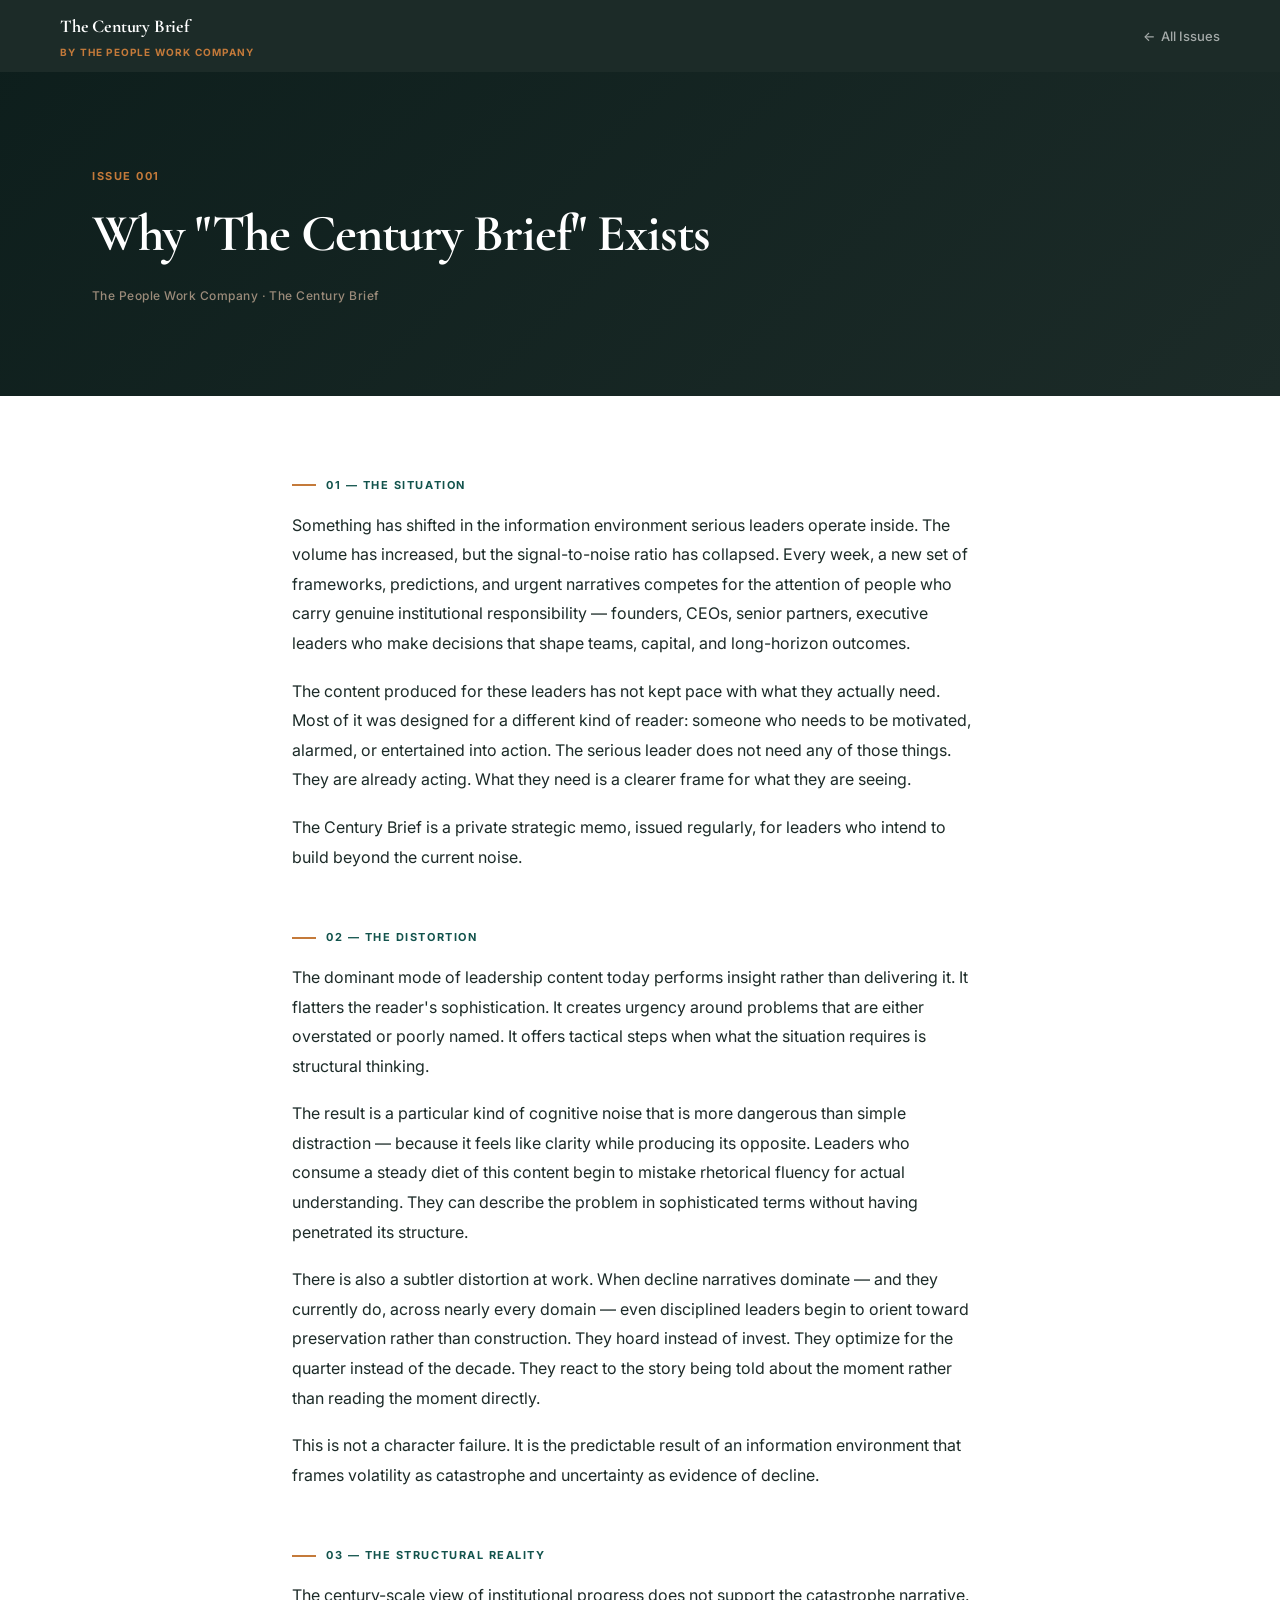
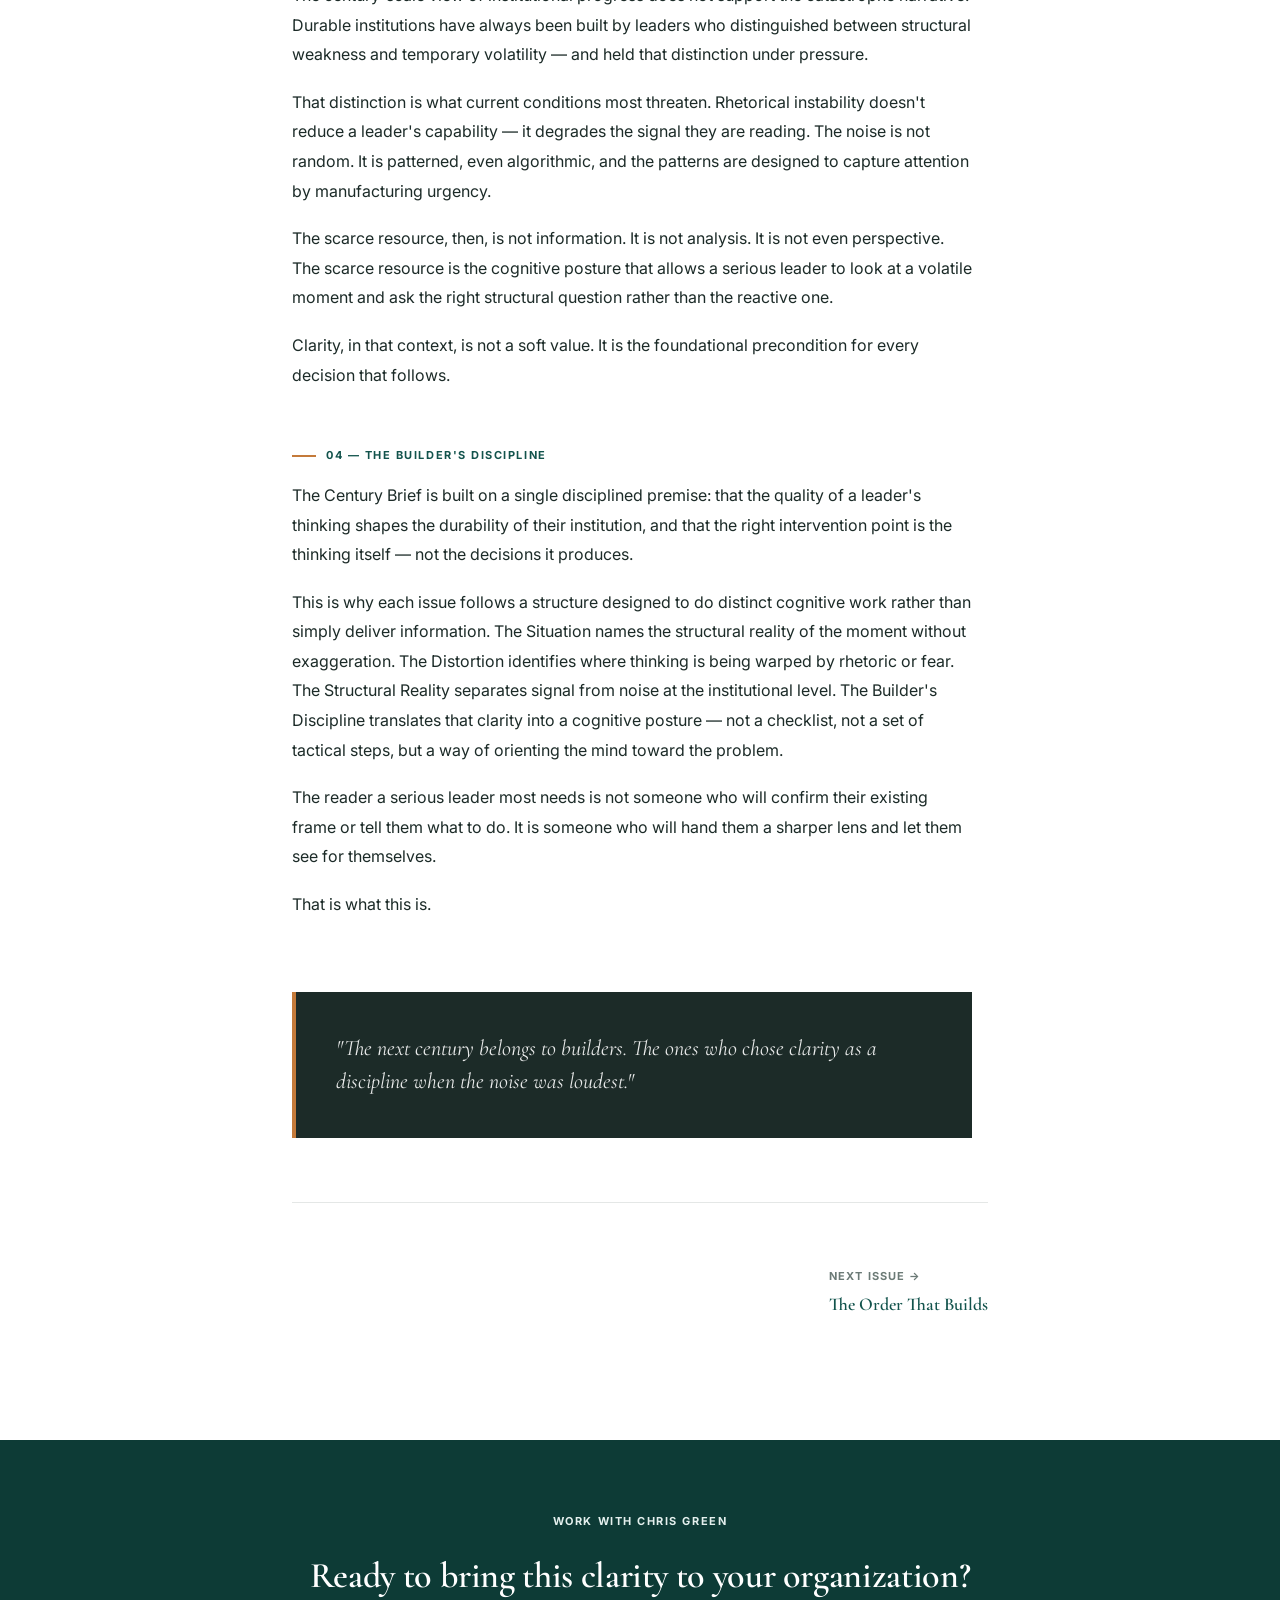
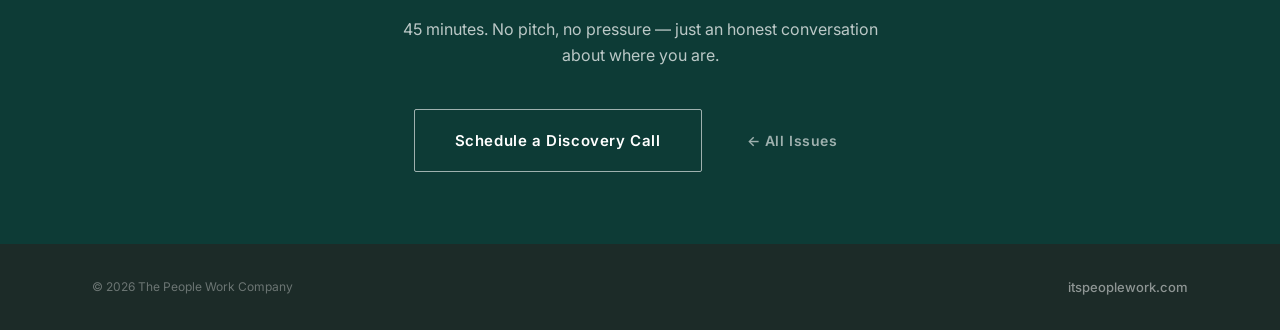
<file: the-century-brief/issue-001.html>
<!DOCTYPE html>
<html lang="en">
<head>
  <meta charset="UTF-8" />
  <meta name="viewport" content="width=device-width, initial-scale=1.0" />
  <title>Issue 001: Why "The Century Brief" Exists — The Century Brief</title>
  <meta name="description" content="The scarce resource isn't information or analysis. It's the cognitive posture that allows a serious leader to ask the right structural question rather than the reactive one." />
  <link rel="stylesheet" href="../assets/css/styles.css" />
  <link rel="icon" type="image/png" href="../Logos/mark-lightbackground.png" />
</head>
<body>

  <!-- ── Brief Navigation ──────────────────────────────── -->
  <nav class="brief-nav">
    <div class="brief-nav__inner">
      <div class="brief-nav__brand">
        <span class="brief-nav__title">The Century Brief</span>
        <span class="brief-nav__sub">By The People Work Company</span>
      </div>
      <a class="brief-nav__back" href="index.html">All Issues</a>
    </div>
  </nav>

  <!-- ── Article Hero ──────────────────────────────────── -->
  <section class="hero hero--brief" style="min-height: 44vh;">
    <div class="hero__overlay"></div>
    <div class="hero__content">
      <div class="container">
        <span class="article__issue-tag">Issue 001</span>
        <h1 class="article__title">Why "The Century Brief" Exists</h1>
        <p class="article__meta">The People Work Company · The Century Brief</p>
      </div>
    </div>
  </section>

  <!-- ── Article Body ───────────────────────────────────── -->
  <section class="article">
    <div class="container--narrow">

      <div class="article__body">

        <div class="article__section">
          <span class="article__section-label">01 — The Situation</span>
          <div class="article__section-body">
            <p>Something has shifted in the information environment serious leaders operate inside. The volume has increased, but the signal-to-noise ratio has collapsed. Every week, a new set of frameworks, predictions, and urgent narratives competes for the attention of people who carry genuine institutional responsibility — founders, CEOs, senior partners, executive leaders who make decisions that shape teams, capital, and long-horizon outcomes.</p>
            <p>The content produced for these leaders has not kept pace with what they actually need. Most of it was designed for a different kind of reader: someone who needs to be motivated, alarmed, or entertained into action. The serious leader does not need any of those things. They are already acting. What they need is a clearer frame for what they are seeing.</p>
            <p>The Century Brief is a private strategic memo, issued regularly, for leaders who intend to build beyond the current noise.</p>
          </div>
        </div>

        <div class="article__section">
          <span class="article__section-label">02 — The Distortion</span>
          <div class="article__section-body">
            <p>The dominant mode of leadership content today performs insight rather than delivering it. It flatters the reader's sophistication. It creates urgency around problems that are either overstated or poorly named. It offers tactical steps when what the situation requires is structural thinking.</p>
            <p>The result is a particular kind of cognitive noise that is more dangerous than simple distraction — because it feels like clarity while producing its opposite. Leaders who consume a steady diet of this content begin to mistake rhetorical fluency for actual understanding. They can describe the problem in sophisticated terms without having penetrated its structure.</p>
            <p>There is also a subtler distortion at work. When decline narratives dominate — and they currently do, across nearly every domain — even disciplined leaders begin to orient toward preservation rather than construction. They hoard instead of invest. They optimize for the quarter instead of the decade. They react to the story being told about the moment rather than reading the moment directly.</p>
            <p>This is not a character failure. It is the predictable result of an information environment that frames volatility as catastrophe and uncertainty as evidence of decline.</p>
          </div>
        </div>

        <div class="article__section">
          <span class="article__section-label">03 — The Structural Reality</span>
          <div class="article__section-body">
            <p>The century-scale view of institutional progress does not support the catastrophe narrative. Durable institutions have always been built by leaders who distinguished between structural weakness and temporary volatility — and held that distinction under pressure.</p>
            <p>That distinction is what current conditions most threaten. Rhetorical instability doesn't reduce a leader's capability — it degrades the signal they are reading. The noise is not random. It is patterned, even algorithmic, and the patterns are designed to capture attention by manufacturing urgency.</p>
            <p>The scarce resource, then, is not information. It is not analysis. It is not even perspective. The scarce resource is the cognitive posture that allows a serious leader to look at a volatile moment and ask the right structural question rather than the reactive one.</p>
            <p>Clarity, in that context, is not a soft value. It is the foundational precondition for every decision that follows.</p>
          </div>
        </div>

        <div class="article__section">
          <span class="article__section-label">04 — The Builder's Discipline</span>
          <div class="article__section-body">
            <p>The Century Brief is built on a single disciplined premise: that the quality of a leader's thinking shapes the durability of their institution, and that the right intervention point is the thinking itself — not the decisions it produces.</p>
            <p>This is why each issue follows a structure designed to do distinct cognitive work rather than simply deliver information. The Situation names the structural reality of the moment without exaggeration. The Distortion identifies where thinking is being warped by rhetoric or fear. The Structural Reality separates signal from noise at the institutional level. The Builder's Discipline translates that clarity into a cognitive posture — not a checklist, not a set of tactical steps, but a way of orienting the mind toward the problem.</p>
            <p>The reader a serious leader most needs is not someone who will confirm their existing frame or tell them what to do. It is someone who will hand them a sharper lens and let them see for themselves.</p>
            <p>That is what this is.</p>
          </div>
        </div>

        <div class="article__closing">
          <p class="article__closing-text">"The next century belongs to builders. The ones who chose clarity as a discipline when the noise was loudest."</p>
        </div>

      </div>

      <!-- Article nav -->
      <nav class="article-nav" aria-label="Article navigation">
        <div></div>
        <a class="article-nav__link" href="issue-002.html">
          <span class="article-nav__dir">Next Issue →</span>
          <span class="article-nav__title">The Order That Builds</span>
        </a>
      </nav>

    </div>
  </section>

  <!-- ── CTA ───────────────────────────────────────────── -->
  <section class="cta-section" style="padding: 72px 0;">
    <div class="container">
      <p class="cta-section__label">Work with Chris Green</p>
      <h2 class="cta-section__title" style="font-size: clamp(24px, 3vw, 36px);">Ready to bring this clarity to your organization?</h2>
      <p class="cta-section__body" style="font-size: 16px;">45 minutes. No pitch, no pressure — just an honest conversation about where you are.</p>
      <div style="display: flex; gap: 16px; justify-content: center; flex-wrap: wrap;">
        <a class="btn btn--ghost-white btn--lg" href="https://tidycal.com/cchristophergreen/discovery-call-w-chris-green" target="_blank" rel="noopener noreferrer">Schedule a Discovery Call</a>
        <a class="btn" style="background: transparent; color: rgba(255,255,255,0.6); border-color: transparent; font-size: 14px;" href="index.html">← All Issues</a>
      </div>
    </div>
  </section>

  <!-- ── Footer ─────────────────────────────────────────── -->
  <footer style="background: var(--ink); padding: 32px 0;">
    <div class="container" style="display: flex; justify-content: space-between; align-items: center; flex-wrap: wrap; gap: 16px;">
      <p style="font-size: 12px; color: rgba(255,255,255,0.35);">&copy; 2026 The People Work Company</p>
      <a href="../index.html" style="font-size: 13px; color: rgba(255,255,255,0.5); font-weight: 500;">itspeoplework.com</a>
    </div>
  </footer>

</body>
</html>
</file>
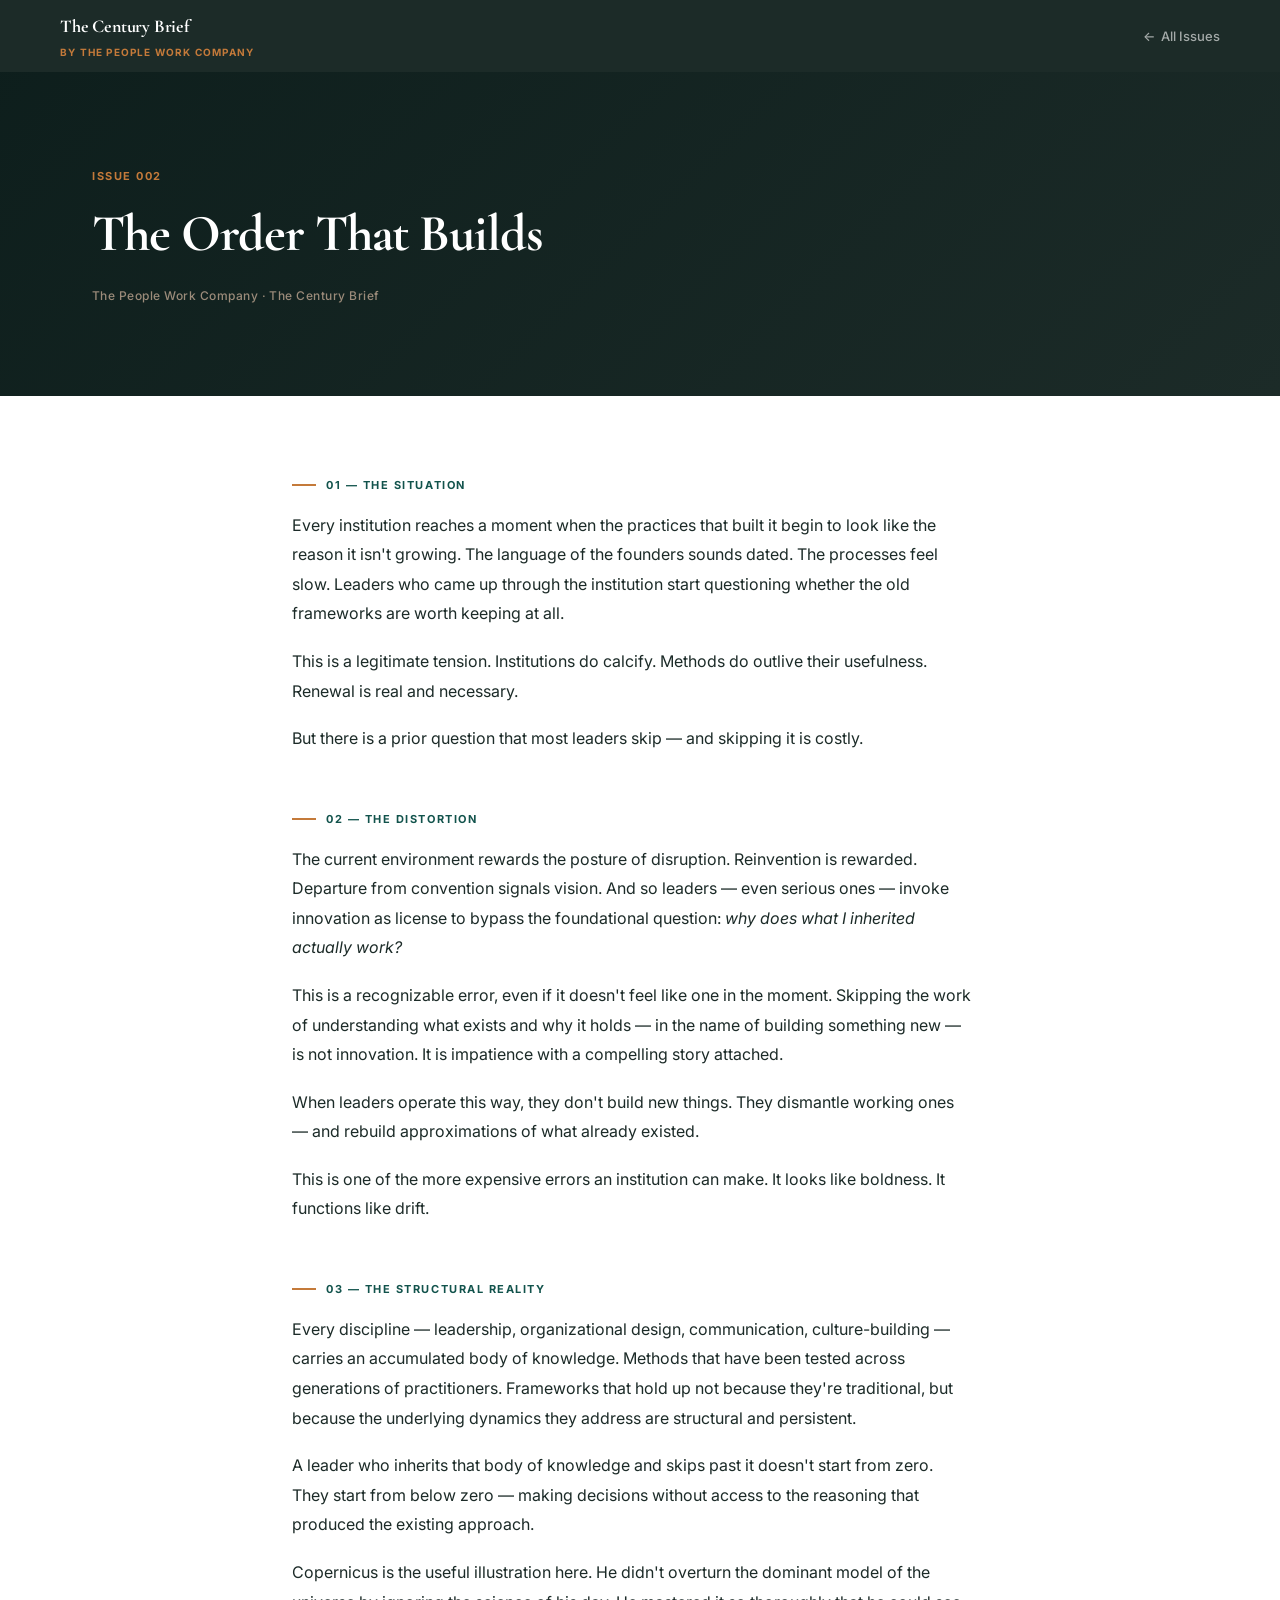
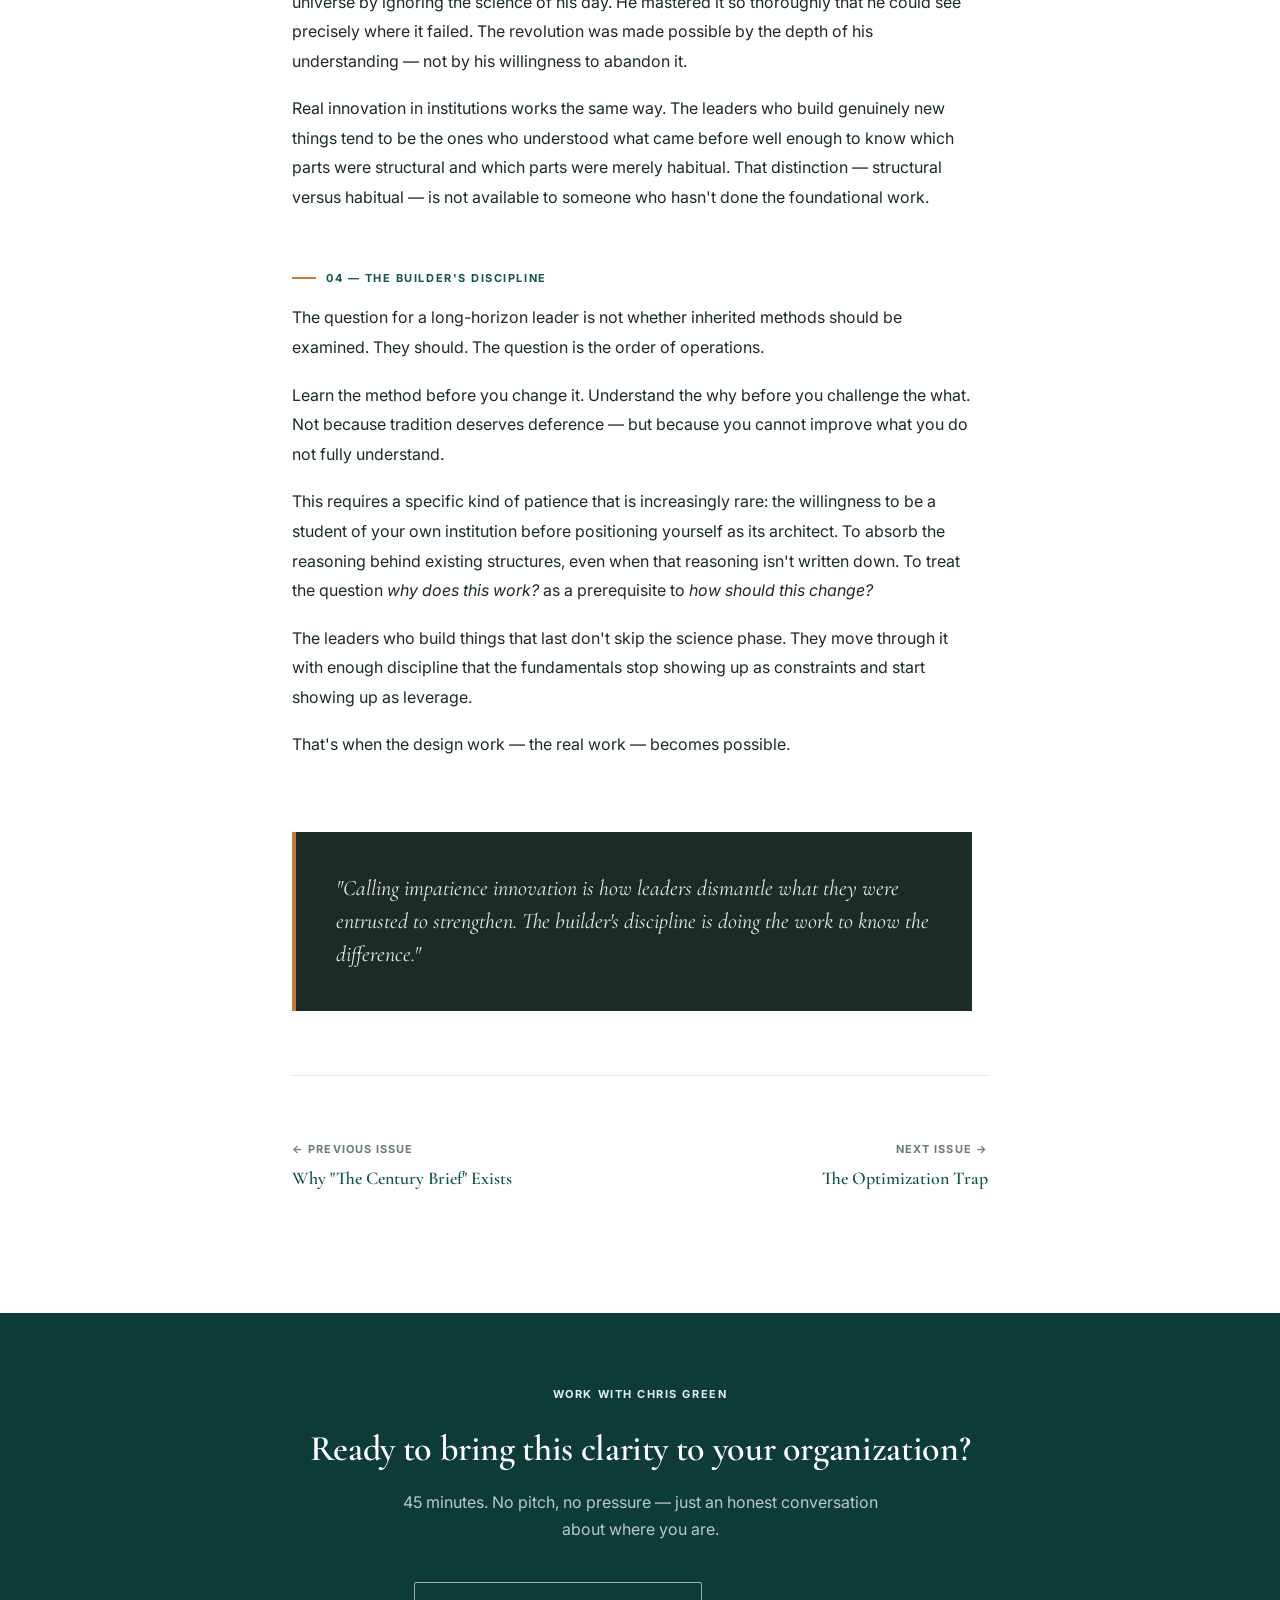
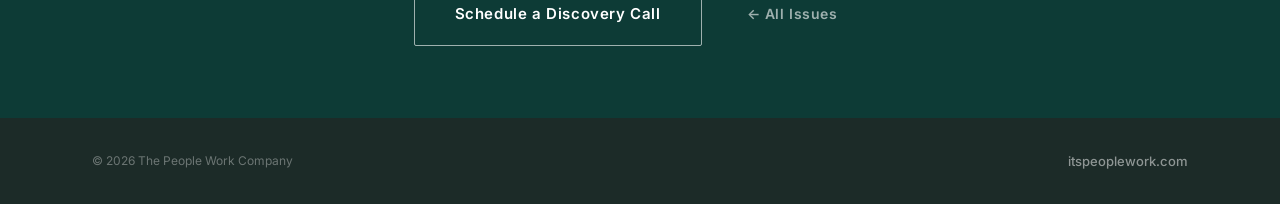
<file: the-century-brief/issue-002.html>
<!DOCTYPE html>
<html lang="en">
<head>
  <meta charset="UTF-8" />
  <meta name="viewport" content="width=device-width, initial-scale=1.0" />
  <title>Issue 002: The Order That Builds — The Century Brief</title>
  <meta name="description" content="Calling impatience innovation is how leaders dismantle what they were entrusted to strengthen. The builder's discipline is doing the work to know the difference." />
  <link rel="stylesheet" href="../assets/css/styles.css" />
  <link rel="icon" type="image/png" href="../Logos/mark-lightbackground.png" />
</head>
<body>

  <!-- ── Brief Navigation ──────────────────────────────── -->
  <nav class="brief-nav">
    <div class="brief-nav__inner">
      <div class="brief-nav__brand">
        <span class="brief-nav__title">The Century Brief</span>
        <span class="brief-nav__sub">By The People Work Company</span>
      </div>
      <a class="brief-nav__back" href="index.html">All Issues</a>
    </div>
  </nav>

  <!-- ── Article Hero ──────────────────────────────────── -->
  <section class="hero hero--brief" style="min-height: 44vh;">
    <div class="hero__overlay"></div>
    <div class="hero__content">
      <div class="container">
        <span class="article__issue-tag">Issue 002</span>
        <h1 class="article__title">The Order That Builds</h1>
        <p class="article__meta">The People Work Company · The Century Brief</p>
      </div>
    </div>
  </section>

  <!-- ── Article Body ───────────────────────────────────── -->
  <section class="article">
    <div class="container--narrow">

      <div class="article__body">

        <div class="article__section">
          <span class="article__section-label">01 — The Situation</span>
          <div class="article__section-body">
            <p>Every institution reaches a moment when the practices that built it begin to look like the reason it isn't growing. The language of the founders sounds dated. The processes feel slow. Leaders who came up through the institution start questioning whether the old frameworks are worth keeping at all.</p>
            <p>This is a legitimate tension. Institutions do calcify. Methods do outlive their usefulness. Renewal is real and necessary.</p>
            <p>But there is a prior question that most leaders skip — and skipping it is costly.</p>
          </div>
        </div>

        <div class="article__section">
          <span class="article__section-label">02 — The Distortion</span>
          <div class="article__section-body">
            <p>The current environment rewards the posture of disruption. Reinvention is rewarded. Departure from convention signals vision. And so leaders — even serious ones — invoke innovation as license to bypass the foundational question: <em>why does what I inherited actually work?</em></p>
            <p>This is a recognizable error, even if it doesn't feel like one in the moment. Skipping the work of understanding what exists and why it holds — in the name of building something new — is not innovation. It is impatience with a compelling story attached.</p>
            <p>When leaders operate this way, they don't build new things. They dismantle working ones — and rebuild approximations of what already existed.</p>
            <p>This is one of the more expensive errors an institution can make. It looks like boldness. It functions like drift.</p>
          </div>
        </div>

        <div class="article__section">
          <span class="article__section-label">03 — The Structural Reality</span>
          <div class="article__section-body">
            <p>Every discipline — leadership, organizational design, communication, culture-building — carries an accumulated body of knowledge. Methods that have been tested across generations of practitioners. Frameworks that hold up not because they're traditional, but because the underlying dynamics they address are structural and persistent.</p>
            <p>A leader who inherits that body of knowledge and skips past it doesn't start from zero. They start from below zero — making decisions without access to the reasoning that produced the existing approach.</p>
            <p>Copernicus is the useful illustration here. He didn't overturn the dominant model of the universe by ignoring the science of his day. He mastered it so thoroughly that he could see precisely where it failed. The revolution was made possible by the depth of his understanding — not by his willingness to abandon it.</p>
            <p>Real innovation in institutions works the same way. The leaders who build genuinely new things tend to be the ones who understood what came before well enough to know which parts were structural and which parts were merely habitual. That distinction — structural versus habitual — is not available to someone who hasn't done the foundational work.</p>
          </div>
        </div>

        <div class="article__section">
          <span class="article__section-label">04 — The Builder's Discipline</span>
          <div class="article__section-body">
            <p>The question for a long-horizon leader is not whether inherited methods should be examined. They should. The question is the order of operations.</p>
            <p>Learn the method before you change it. Understand the why before you challenge the what. Not because tradition deserves deference — but because you cannot improve what you do not fully understand.</p>
            <p>This requires a specific kind of patience that is increasingly rare: the willingness to be a student of your own institution before positioning yourself as its architect. To absorb the reasoning behind existing structures, even when that reasoning isn't written down. To treat the question <em>why does this work?</em> as a prerequisite to <em>how should this change?</em></p>
            <p>The leaders who build things that last don't skip the science phase. They move through it with enough discipline that the fundamentals stop showing up as constraints and start showing up as leverage.</p>
            <p>That's when the design work — the real work — becomes possible.</p>
          </div>
        </div>

        <div class="article__closing">
          <p class="article__closing-text">"Calling impatience innovation is how leaders dismantle what they were entrusted to strengthen. The builder's discipline is doing the work to know the difference."</p>
        </div>

      </div>

      <!-- Article nav -->
      <nav class="article-nav" aria-label="Article navigation">
        <a class="article-nav__link" href="issue-001.html">
          <span class="article-nav__dir">← Previous Issue</span>
          <span class="article-nav__title">Why "The Century Brief" Exists</span>
        </a>
        <a class="article-nav__link" href="issue-003.html" style="text-align: right;">
          <span class="article-nav__dir">Next Issue →</span>
          <span class="article-nav__title">The Optimization Trap</span>
        </a>
      </nav>

    </div>
  </section>

  <!-- ── CTA ───────────────────────────────────────────── -->
  <section class="cta-section" style="padding: 72px 0;">
    <div class="container">
      <p class="cta-section__label">Work with Chris Green</p>
      <h2 class="cta-section__title" style="font-size: clamp(24px, 3vw, 36px);">Ready to bring this clarity to your organization?</h2>
      <p class="cta-section__body" style="font-size: 16px;">45 minutes. No pitch, no pressure — just an honest conversation about where you are.</p>
      <div style="display: flex; gap: 16px; justify-content: center; flex-wrap: wrap;">
        <a class="btn btn--ghost-white btn--lg" href="https://tidycal.com/cchristophergreen/discovery-call-w-chris-green" target="_blank" rel="noopener noreferrer">Schedule a Discovery Call</a>
        <a class="btn" style="background: transparent; color: rgba(255,255,255,0.6); border-color: transparent; font-size: 14px;" href="index.html">← All Issues</a>
      </div>
    </div>
  </section>

  <!-- ── Footer ─────────────────────────────────────────── -->
  <footer style="background: var(--ink); padding: 32px 0;">
    <div class="container" style="display: flex; justify-content: space-between; align-items: center; flex-wrap: wrap; gap: 16px;">
      <p style="font-size: 12px; color: rgba(255,255,255,0.35);">&copy; 2026 The People Work Company</p>
      <a href="../index.html" style="font-size: 13px; color: rgba(255,255,255,0.5); font-weight: 500;">itspeoplework.com</a>
    </div>
  </footer>

</body>
</html>
</file>
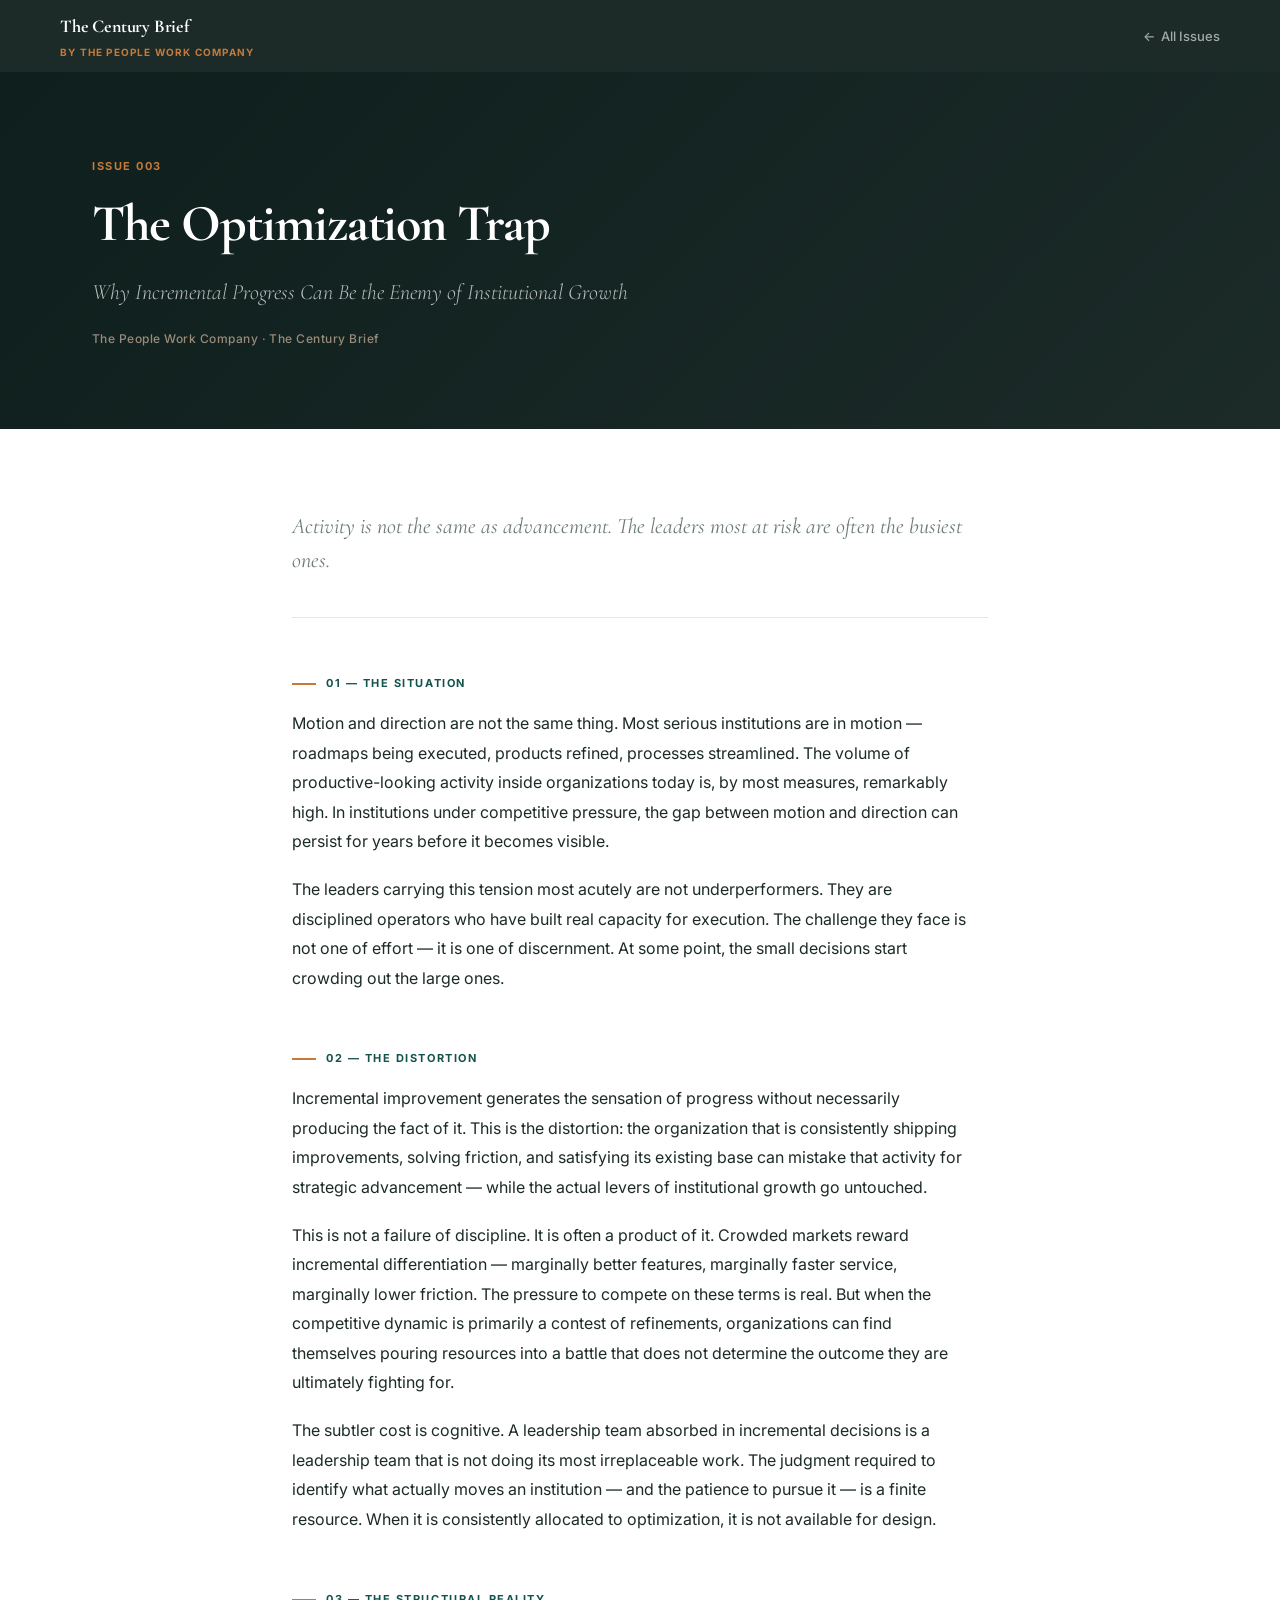
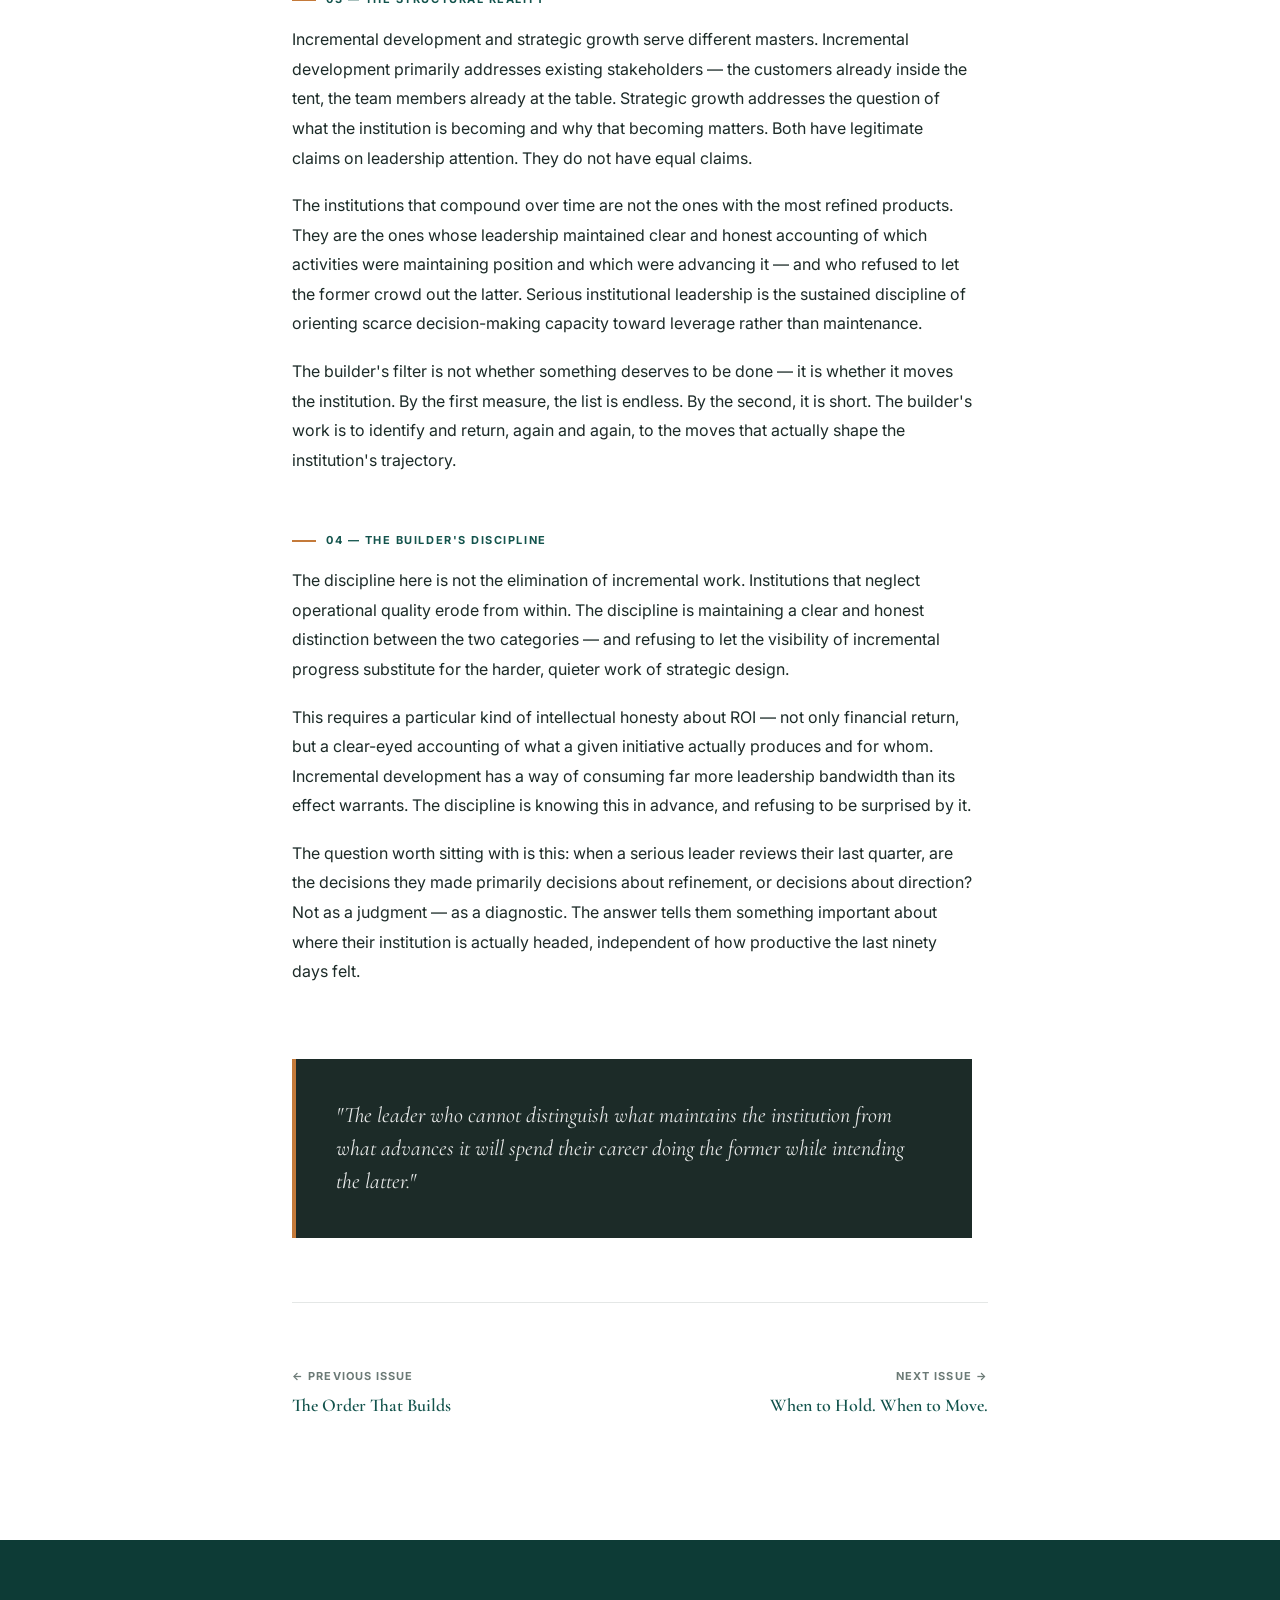
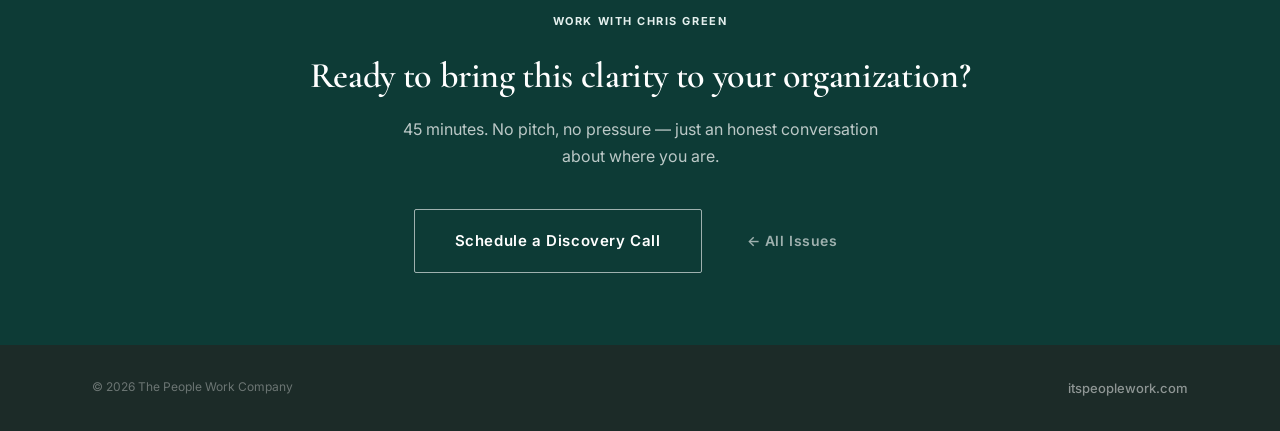
<file: the-century-brief/issue-003.html>
<!DOCTYPE html>
<html lang="en">
<head>
  <meta charset="UTF-8" />
  <meta name="viewport" content="width=device-width, initial-scale=1.0" />
  <title>Issue 003: The Optimization Trap — The Century Brief</title>
  <meta name="description" content="Activity is not the same as advancement. The leaders most at risk are often the busiest ones." />
  <link rel="stylesheet" href="../assets/css/styles.css" />
  <link rel="icon" type="image/png" href="../Logos/mark-lightbackground.png" />
</head>
<body>

  <!-- ── Brief Navigation ──────────────────────────────── -->
  <nav class="brief-nav">
    <div class="brief-nav__inner">
      <div class="brief-nav__brand">
        <span class="brief-nav__title">The Century Brief</span>
        <span class="brief-nav__sub">By The People Work Company</span>
      </div>
      <a class="brief-nav__back" href="index.html">All Issues</a>
    </div>
  </nav>

  <!-- ── Article Hero ──────────────────────────────────── -->
  <section class="hero hero--brief" style="min-height: 44vh;">
    <div class="hero__overlay"></div>
    <div class="hero__content">
      <div class="container">
        <span class="article__issue-tag">Issue 003</span>
        <h1 class="article__title">The Optimization Trap</h1>
        <p class="article__subtitle">Why Incremental Progress Can Be the Enemy of Institutional Growth</p>
        <p class="article__meta">The People Work Company · The Century Brief</p>
      </div>
    </div>
  </section>

  <!-- ── Article Body ───────────────────────────────────── -->
  <section class="article">
    <div class="container--narrow">

      <!-- Lede -->
      <div style="margin-bottom: 56px; padding-bottom: 40px; border-bottom: 1px solid rgba(107,122,118,0.18);">
        <p style="font-family: var(--font-display); font-style: italic; font-size: clamp(18px, 2vw, 22px); color: var(--slate); line-height: 1.55;">
          Activity is not the same as advancement. The leaders most at risk are often the busiest ones.
        </p>
      </div>

      <div class="article__body">

        <div class="article__section">
          <span class="article__section-label">01 — The Situation</span>
          <div class="article__section-body">
            <p>Motion and direction are not the same thing. Most serious institutions are in motion — roadmaps being executed, products refined, processes streamlined. The volume of productive-looking activity inside organizations today is, by most measures, remarkably high. In institutions under competitive pressure, the gap between motion and direction can persist for years before it becomes visible.</p>
            <p>The leaders carrying this tension most acutely are not underperformers. They are disciplined operators who have built real capacity for execution. The challenge they face is not one of effort — it is one of discernment. At some point, the small decisions start crowding out the large ones.</p>
          </div>
        </div>

        <div class="article__section">
          <span class="article__section-label">02 — The Distortion</span>
          <div class="article__section-body">
            <p>Incremental improvement generates the sensation of progress without necessarily producing the fact of it. This is the distortion: the organization that is consistently shipping improvements, solving friction, and satisfying its existing base can mistake that activity for strategic advancement — while the actual levers of institutional growth go untouched.</p>
            <p>This is not a failure of discipline. It is often a product of it. Crowded markets reward incremental differentiation — marginally better features, marginally faster service, marginally lower friction. The pressure to compete on these terms is real. But when the competitive dynamic is primarily a contest of refinements, organizations can find themselves pouring resources into a battle that does not determine the outcome they are ultimately fighting for.</p>
            <p>The subtler cost is cognitive. A leadership team absorbed in incremental decisions is a leadership team that is not doing its most irreplaceable work. The judgment required to identify what actually moves an institution — and the patience to pursue it — is a finite resource. When it is consistently allocated to optimization, it is not available for design.</p>
          </div>
        </div>

        <div class="article__section">
          <span class="article__section-label">03 — The Structural Reality</span>
          <div class="article__section-body">
            <p>Incremental development and strategic growth serve different masters. Incremental development primarily addresses existing stakeholders — the customers already inside the tent, the team members already at the table. Strategic growth addresses the question of what the institution is becoming and why that becoming matters. Both have legitimate claims on leadership attention. They do not have equal claims.</p>
            <p>The institutions that compound over time are not the ones with the most refined products. They are the ones whose leadership maintained clear and honest accounting of which activities were maintaining position and which were advancing it — and who refused to let the former crowd out the latter. Serious institutional leadership is the sustained discipline of orienting scarce decision-making capacity toward leverage rather than maintenance.</p>
            <p>The builder's filter is not whether something deserves to be done — it is whether it moves the institution. By the first measure, the list is endless. By the second, it is short. The builder's work is to identify and return, again and again, to the moves that actually shape the institution's trajectory.</p>
          </div>
        </div>

        <div class="article__section">
          <span class="article__section-label">04 — The Builder's Discipline</span>
          <div class="article__section-body">
            <p>The discipline here is not the elimination of incremental work. Institutions that neglect operational quality erode from within. The discipline is maintaining a clear and honest distinction between the two categories — and refusing to let the visibility of incremental progress substitute for the harder, quieter work of strategic design.</p>
            <p>This requires a particular kind of intellectual honesty about ROI — not only financial return, but a clear-eyed accounting of what a given initiative actually produces and for whom. Incremental development has a way of consuming far more leadership bandwidth than its effect warrants. The discipline is knowing this in advance, and refusing to be surprised by it.</p>
            <p>The question worth sitting with is this: when a serious leader reviews their last quarter, are the decisions they made primarily decisions about refinement, or decisions about direction? Not as a judgment — as a diagnostic. The answer tells them something important about where their institution is actually headed, independent of how productive the last ninety days felt.</p>
          </div>
        </div>

        <div class="article__closing">
          <p class="article__closing-text">"The leader who cannot distinguish what maintains the institution from what advances it will spend their career doing the former while intending the latter."</p>
        </div>

      </div>

      <!-- Article nav -->
      <nav class="article-nav" aria-label="Article navigation">
        <a class="article-nav__link" href="issue-002.html">
          <span class="article-nav__dir">← Previous Issue</span>
          <span class="article-nav__title">The Order That Builds</span>
        </a>
        <a class="article-nav__link" href="issue-004.html" style="text-align: right;">
          <span class="article-nav__dir">Next Issue →</span>
          <span class="article-nav__title">When to Hold. When to Move.</span>
        </a>
      </nav>

    </div>
  </section>

  <!-- ── CTA ───────────────────────────────────────────── -->
  <section class="cta-section" style="padding: 72px 0;">
    <div class="container">
      <p class="cta-section__label">Work with Chris Green</p>
      <h2 class="cta-section__title" style="font-size: clamp(24px, 3vw, 36px);">Ready to bring this clarity to your organization?</h2>
      <p class="cta-section__body" style="font-size: 16px;">45 minutes. No pitch, no pressure — just an honest conversation about where you are.</p>
      <div style="display: flex; gap: 16px; justify-content: center; flex-wrap: wrap;">
        <a class="btn btn--ghost-white btn--lg" href="https://tidycal.com/cchristophergreen/discovery-call-w-chris-green" target="_blank" rel="noopener noreferrer">Schedule a Discovery Call</a>
        <a class="btn" style="background: transparent; color: rgba(255,255,255,0.6); border-color: transparent; font-size: 14px;" href="index.html">← All Issues</a>
      </div>
    </div>
  </section>

  <!-- ── Footer ─────────────────────────────────────────── -->
  <footer style="background: var(--ink); padding: 32px 0;">
    <div class="container" style="display: flex; justify-content: space-between; align-items: center; flex-wrap: wrap; gap: 16px;">
      <p style="font-size: 12px; color: rgba(255,255,255,0.35);">&copy; 2026 The People Work Company</p>
      <a href="../index.html" style="font-size: 13px; color: rgba(255,255,255,0.5); font-weight: 500;">itspeoplework.com</a>
    </div>
  </footer>

</body>
</html>
</file>
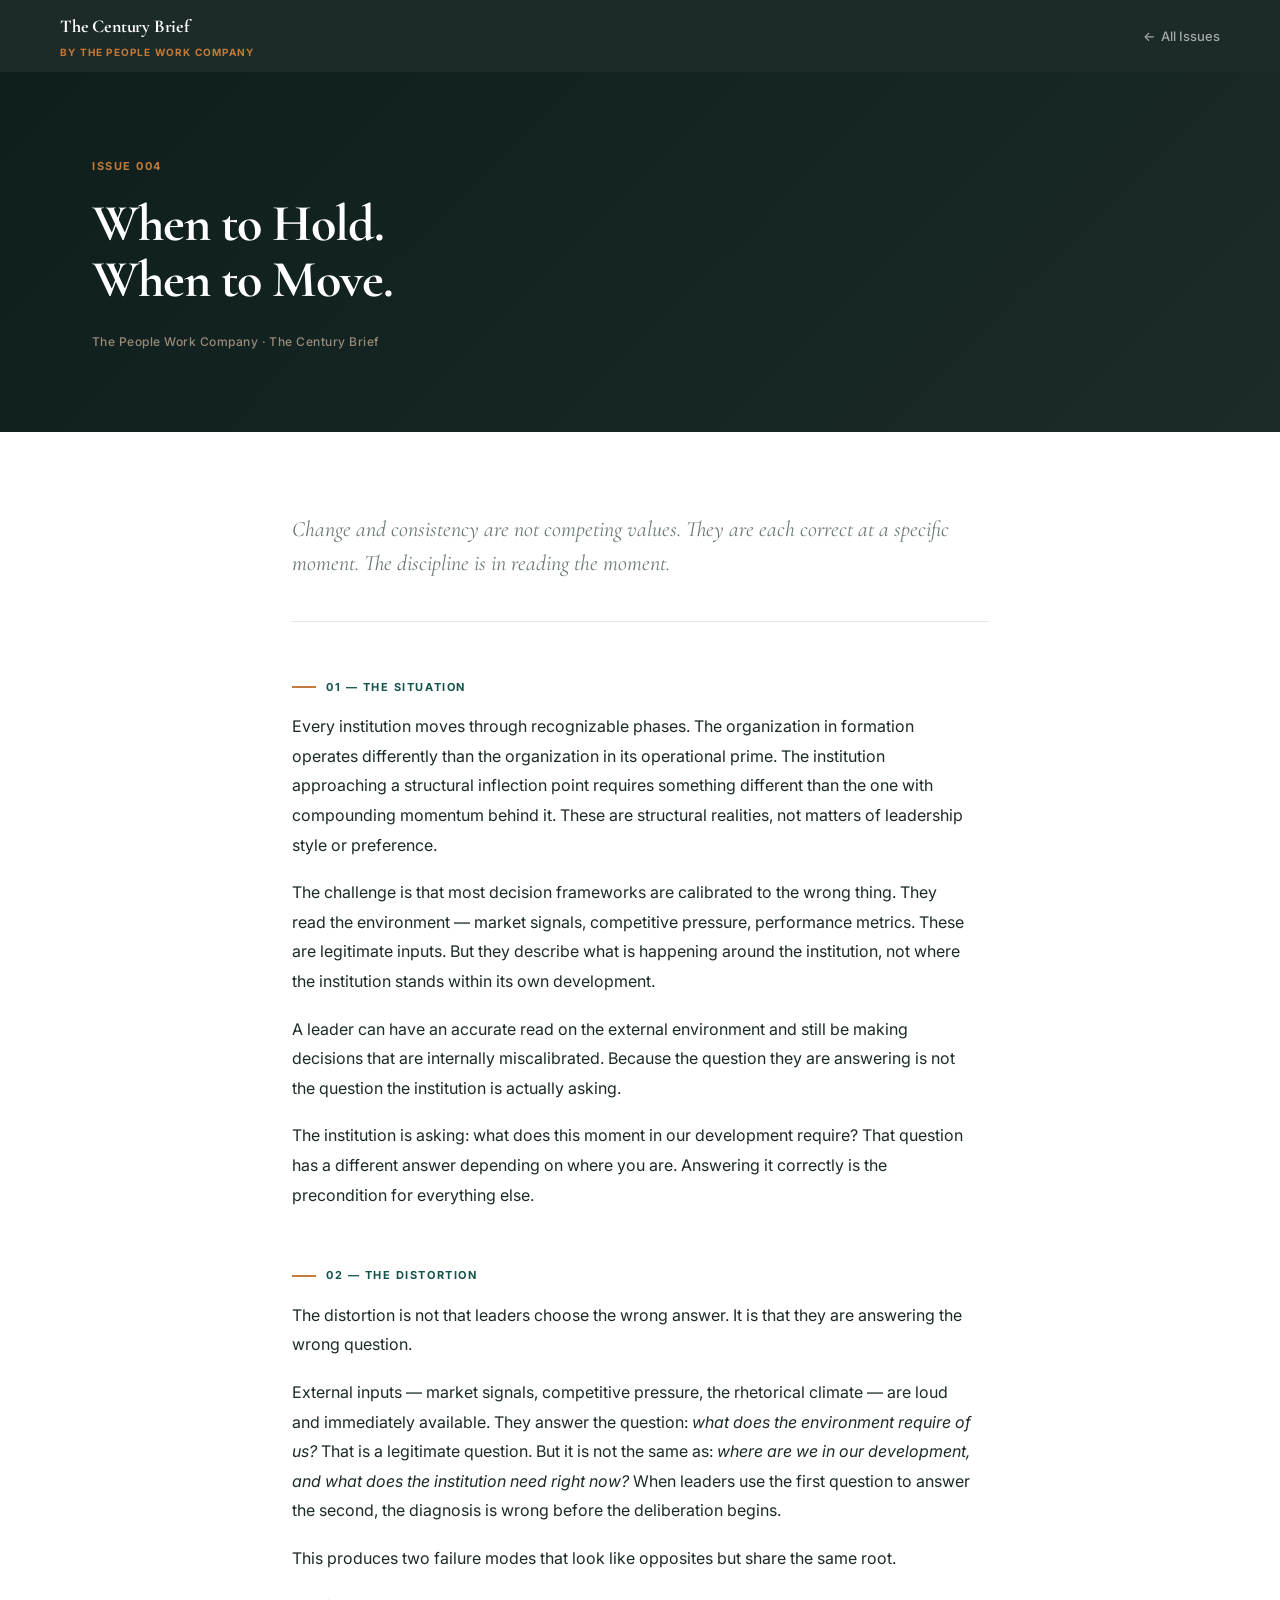
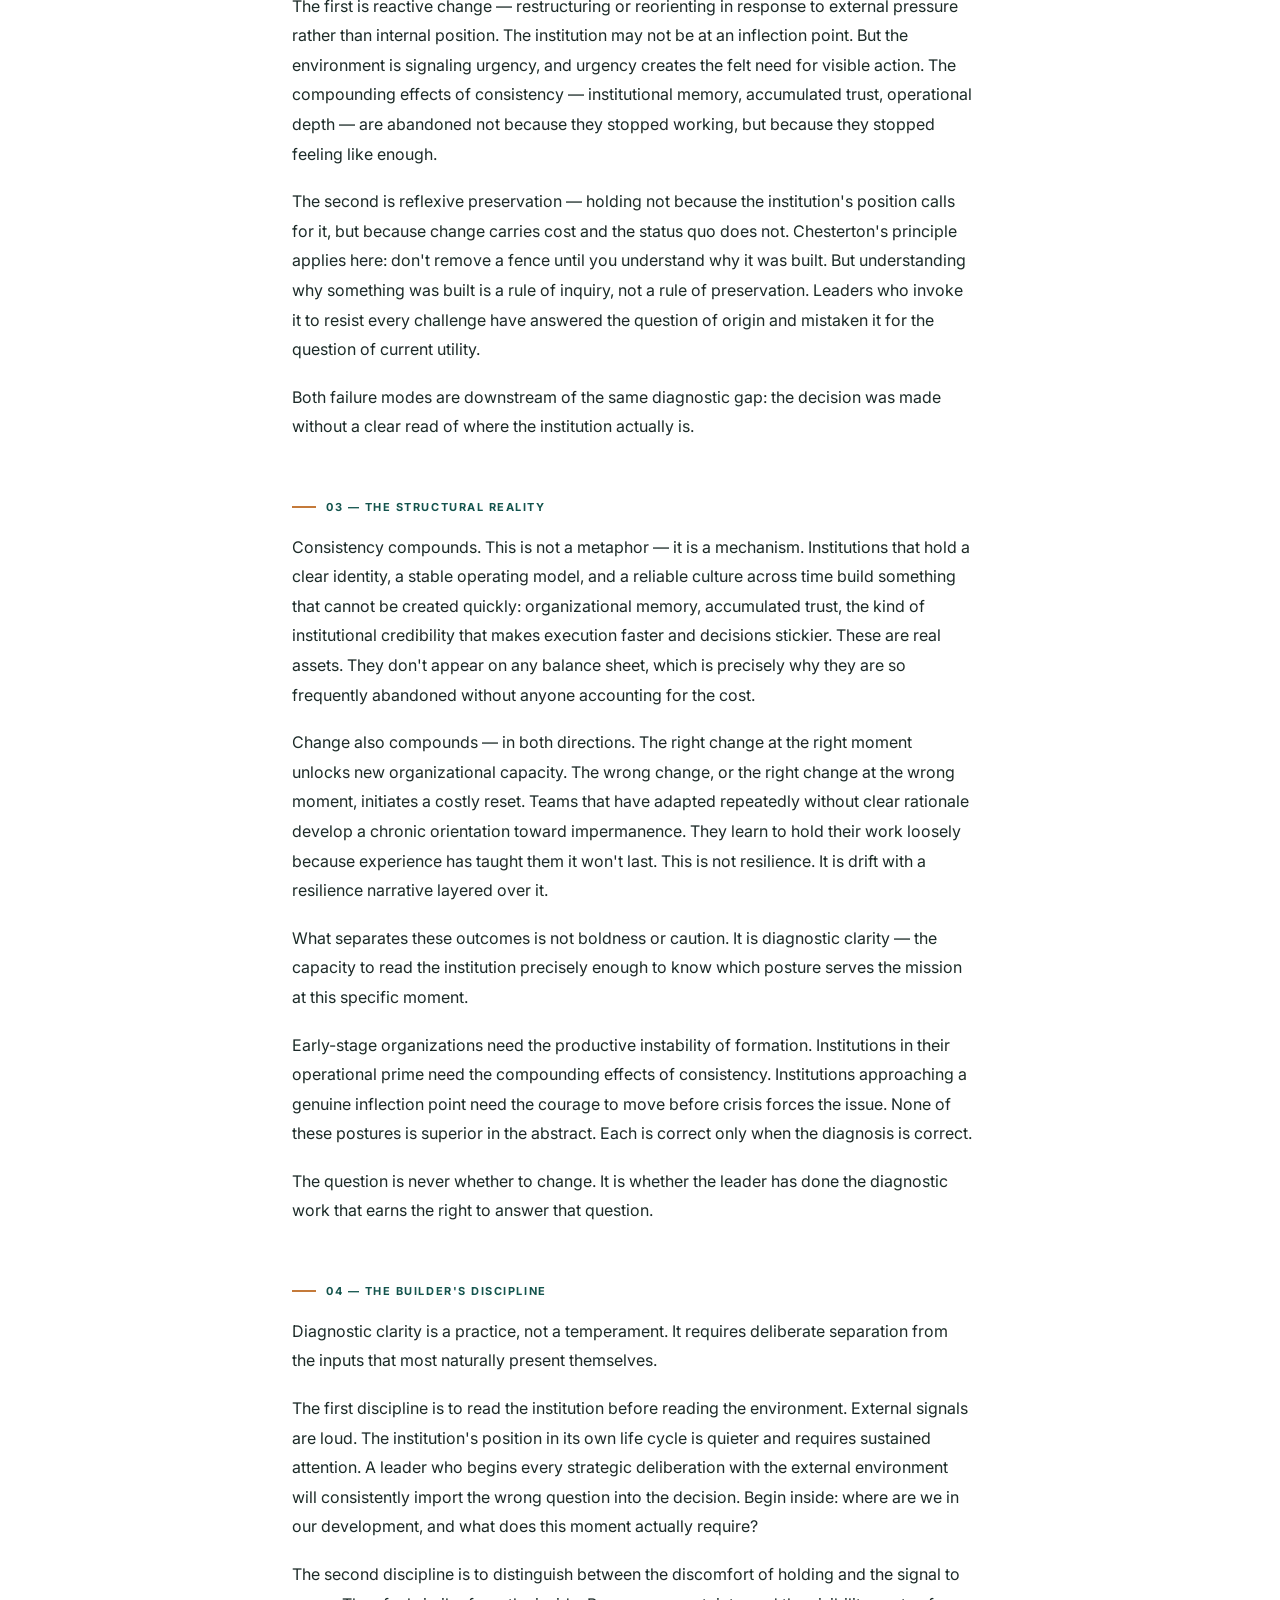
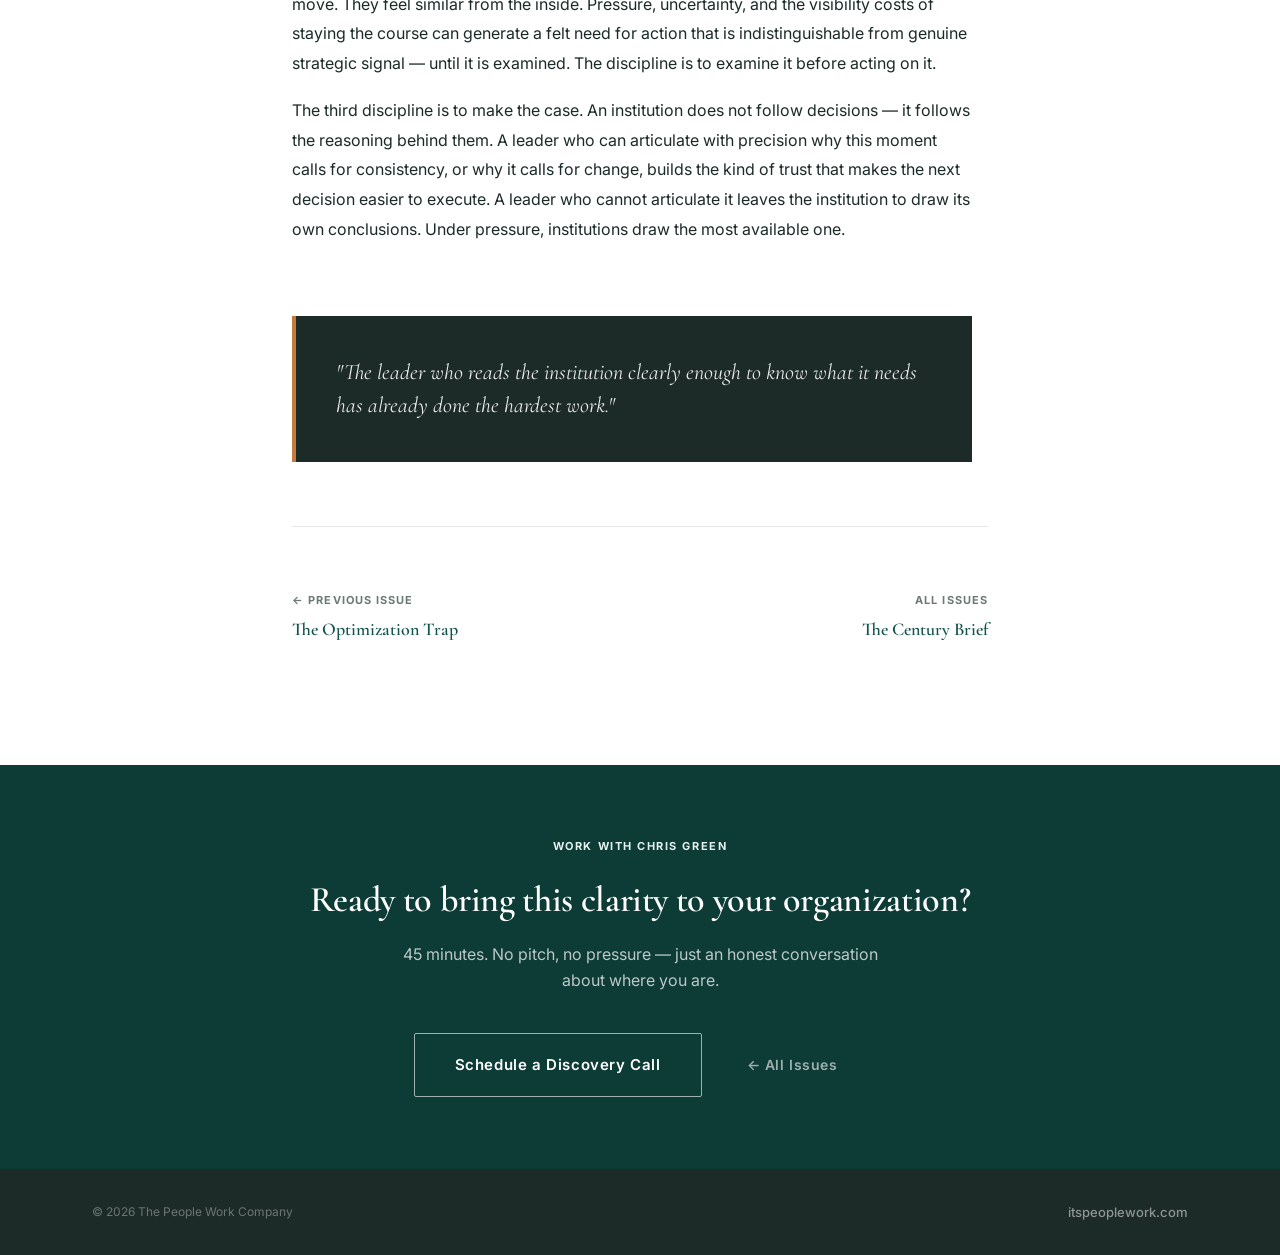
<file: the-century-brief/issue-004.html>
<!DOCTYPE html>
<html lang="en">
<head>
  <meta charset="UTF-8" />
  <meta name="viewport" content="width=device-width, initial-scale=1.0" />
  <title>Issue 004: When to Hold. When to Move. — The Century Brief</title>
  <meta name="description" content="Change and consistency are not competing values. They are each correct at a specific moment. The discipline is in reading the moment." />
  <link rel="stylesheet" href="../assets/css/styles.css" />
  <link rel="icon" type="image/png" href="../Logos/mark-lightbackground.png" />
</head>
<body>

  <!-- ── Brief Navigation ──────────────────────────────── -->
  <nav class="brief-nav">
    <div class="brief-nav__inner">
      <div class="brief-nav__brand">
        <span class="brief-nav__title">The Century Brief</span>
        <span class="brief-nav__sub">By The People Work Company</span>
      </div>
      <a class="brief-nav__back" href="index.html">All Issues</a>
    </div>
  </nav>

  <!-- ── Article Hero ──────────────────────────────────── -->
  <section class="hero hero--brief" style="min-height: 44vh;">
    <div class="hero__overlay"></div>
    <div class="hero__content">
      <div class="container">
        <span class="article__issue-tag">Issue 004</span>
        <h1 class="article__title">When to Hold.<br>When to Move.</h1>
        <p class="article__meta">The People Work Company · The Century Brief</p>
      </div>
    </div>
  </section>

  <!-- ── Article Body ───────────────────────────────────── -->
  <section class="article">
    <div class="container--narrow">

      <!-- Lede -->
      <div style="margin-bottom: 56px; padding-bottom: 40px; border-bottom: 1px solid rgba(107,122,118,0.18);">
        <p style="font-family: var(--font-display); font-style: italic; font-size: clamp(18px, 2vw, 22px); color: var(--slate); line-height: 1.55;">
          Change and consistency are not competing values. They are each correct at a specific moment. The discipline is in reading the moment.
        </p>
      </div>

      <div class="article__body">

        <div class="article__section">
          <span class="article__section-label">01 — The Situation</span>
          <div class="article__section-body">
            <p>Every institution moves through recognizable phases. The organization in formation operates differently than the organization in its operational prime. The institution approaching a structural inflection point requires something different than the one with compounding momentum behind it. These are structural realities, not matters of leadership style or preference.</p>
            <p>The challenge is that most decision frameworks are calibrated to the wrong thing. They read the environment — market signals, competitive pressure, performance metrics. These are legitimate inputs. But they describe what is happening around the institution, not where the institution stands within its own development.</p>
            <p>A leader can have an accurate read on the external environment and still be making decisions that are internally miscalibrated. Because the question they are answering is not the question the institution is actually asking.</p>
            <p>The institution is asking: what does this moment in our development require? That question has a different answer depending on where you are. Answering it correctly is the precondition for everything else.</p>
          </div>
        </div>

        <div class="article__section">
          <span class="article__section-label">02 — The Distortion</span>
          <div class="article__section-body">
            <p>The distortion is not that leaders choose the wrong answer. It is that they are answering the wrong question.</p>
            <p>External inputs — market signals, competitive pressure, the rhetorical climate — are loud and immediately available. They answer the question: <em>what does the environment require of us?</em> That is a legitimate question. But it is not the same as: <em>where are we in our development, and what does the institution need right now?</em> When leaders use the first question to answer the second, the diagnosis is wrong before the deliberation begins.</p>
            <p>This produces two failure modes that look like opposites but share the same root.</p>
            <p>The first is reactive change — restructuring or reorienting in response to external pressure rather than internal position. The institution may not be at an inflection point. But the environment is signaling urgency, and urgency creates the felt need for visible action. The compounding effects of consistency — institutional memory, accumulated trust, operational depth — are abandoned not because they stopped working, but because they stopped feeling like enough.</p>
            <p>The second is reflexive preservation — holding not because the institution's position calls for it, but because change carries cost and the status quo does not. Chesterton's principle applies here: don't remove a fence until you understand why it was built. But understanding why something was built is a rule of inquiry, not a rule of preservation. Leaders who invoke it to resist every challenge have answered the question of origin and mistaken it for the question of current utility.</p>
            <p>Both failure modes are downstream of the same diagnostic gap: the decision was made without a clear read of where the institution actually is.</p>
          </div>
        </div>

        <div class="article__section">
          <span class="article__section-label">03 — The Structural Reality</span>
          <div class="article__section-body">
            <p>Consistency compounds. This is not a metaphor — it is a mechanism. Institutions that hold a clear identity, a stable operating model, and a reliable culture across time build something that cannot be created quickly: organizational memory, accumulated trust, the kind of institutional credibility that makes execution faster and decisions stickier. These are real assets. They don't appear on any balance sheet, which is precisely why they are so frequently abandoned without anyone accounting for the cost.</p>
            <p>Change also compounds — in both directions. The right change at the right moment unlocks new organizational capacity. The wrong change, or the right change at the wrong moment, initiates a costly reset. Teams that have adapted repeatedly without clear rationale develop a chronic orientation toward impermanence. They learn to hold their work loosely because experience has taught them it won't last. This is not resilience. It is drift with a resilience narrative layered over it.</p>
            <p>What separates these outcomes is not boldness or caution. It is diagnostic clarity — the capacity to read the institution precisely enough to know which posture serves the mission at this specific moment.</p>
            <p>Early-stage organizations need the productive instability of formation. Institutions in their operational prime need the compounding effects of consistency. Institutions approaching a genuine inflection point need the courage to move before crisis forces the issue. None of these postures is superior in the abstract. Each is correct only when the diagnosis is correct.</p>
            <p>The question is never whether to change. It is whether the leader has done the diagnostic work that earns the right to answer that question.</p>
          </div>
        </div>

        <div class="article__section">
          <span class="article__section-label">04 — The Builder's Discipline</span>
          <div class="article__section-body">
            <p>Diagnostic clarity is a practice, not a temperament. It requires deliberate separation from the inputs that most naturally present themselves.</p>
            <p>The first discipline is to read the institution before reading the environment. External signals are loud. The institution's position in its own life cycle is quieter and requires sustained attention. A leader who begins every strategic deliberation with the external environment will consistently import the wrong question into the decision. Begin inside: where are we in our development, and what does this moment actually require?</p>
            <p>The second discipline is to distinguish between the discomfort of holding and the signal to move. They feel similar from the inside. Pressure, uncertainty, and the visibility costs of staying the course can generate a felt need for action that is indistinguishable from genuine strategic signal — until it is examined. The discipline is to examine it before acting on it.</p>
            <p>The third discipline is to make the case. An institution does not follow decisions — it follows the reasoning behind them. A leader who can articulate with precision why this moment calls for consistency, or why it calls for change, builds the kind of trust that makes the next decision easier to execute. A leader who cannot articulate it leaves the institution to draw its own conclusions. Under pressure, institutions draw the most available one.</p>
          </div>
        </div>

        <div class="article__closing">
          <p class="article__closing-text">"The leader who reads the institution clearly enough to know what it needs has already done the hardest work."</p>
        </div>

      </div>

      <!-- Article nav -->
      <nav class="article-nav" aria-label="Article navigation">
        <a class="article-nav__link" href="issue-003.html">
          <span class="article-nav__dir">← Previous Issue</span>
          <span class="article-nav__title">The Optimization Trap</span>
        </a>
        <a class="article-nav__link" href="index.html" style="text-align: right;">
          <span class="article-nav__dir">All Issues</span>
          <span class="article-nav__title">The Century Brief</span>
        </a>
      </nav>

    </div>
  </section>

  <!-- ── CTA ───────────────────────────────────────────── -->
  <section class="cta-section" style="padding: 72px 0;">
    <div class="container">
      <p class="cta-section__label">Work with Chris Green</p>
      <h2 class="cta-section__title" style="font-size: clamp(24px, 3vw, 36px);">Ready to bring this clarity to your organization?</h2>
      <p class="cta-section__body" style="font-size: 16px;">45 minutes. No pitch, no pressure — just an honest conversation about where you are.</p>
      <div style="display: flex; gap: 16px; justify-content: center; flex-wrap: wrap;">
        <a class="btn btn--ghost-white btn--lg" href="https://tidycal.com/cchristophergreen/discovery-call-w-chris-green" target="_blank" rel="noopener noreferrer">Schedule a Discovery Call</a>
        <a class="btn" style="background: transparent; color: rgba(255,255,255,0.6); border-color: transparent; font-size: 14px;" href="index.html">← All Issues</a>
      </div>
    </div>
  </section>

  <!-- ── Footer ─────────────────────────────────────────── -->
  <footer style="background: var(--ink); padding: 32px 0;">
    <div class="container" style="display: flex; justify-content: space-between; align-items: center; flex-wrap: wrap; gap: 16px;">
      <p style="font-size: 12px; color: rgba(255,255,255,0.35);">&copy; 2026 The People Work Company</p>
      <a href="../index.html" style="font-size: 13px; color: rgba(255,255,255,0.5); font-weight: 500;">itspeoplework.com</a>
    </div>
  </footer>

</body>
</html>
</file>
<file: assets/css/styles.css>
/* ============================================================
   THE PEOPLE WORK COMPANY — Visual Identity 2026
   Stylesheet
   Fonts: Cormorant Garamond (display) + Inter (body/UI)
   ============================================================ */

@import url('https://fonts.googleapis.com/css2?family=Cormorant+Garamond:ital,wght@0,300;0,400;0,600;0,700;1,300;1,400;1,600;1,700&family=Inter:wght@300;400;500;600;700;800&display=swap');

/* ── Custom Properties ────────────────────────────────────── */
:root {
  /* Teal family */
  --forest-teal:  #12534C;
  --deep-forest:  #0D3B36;
  --fern:         #1E7A6E;
  --mist-teal:    #E4F0EE;

  /* Amber accent */
  --amber:        #C47A3A;
  --amber-mid:    #D4935A;
  --amber-light:  #F5E8D8;

  /* Neutrals */
  --ink:          #1C2B28;
  --slate:        #6B7A76;
  --stone:        #9B8B7A;
  --sand:         #F0EBE1;
  --mist:         #F8F6F3;
  --white:        #FFFFFF;

  /* Typography */
  --font-display: 'Cormorant Garamond', Georgia, serif;
  --font-body:    'Inter', Calibri, Arial, sans-serif;

  /* Spacing */
  --section-py:   100px;
  --section-py-sm: 64px;
  --container:    1160px;
  --container-narrow: 760px;

  /* Transitions */
  --transition: 0.22s ease;
}

/* ── Reset ────────────────────────────────────────────────── */
*, *::before, *::after {
  box-sizing: border-box;
  margin: 0;
  padding: 0;
}

html {
  scroll-behavior: smooth;
  font-size: 16px;
}

body {
  font-family: var(--font-body);
  font-size: 15px;
  line-height: 1.7;
  color: var(--ink);
  background: var(--white);
  -webkit-font-smoothing: antialiased;
  -moz-osx-font-smoothing: grayscale;
}

img {
  display: block;
  max-width: 100%;
  height: auto;
}

a {
  color: var(--forest-teal);
  text-decoration: none;
  transition: color var(--transition);
}

a:hover {
  color: var(--fern);
}

ul, ol {
  list-style: none;
}

/* ── Layout ───────────────────────────────────────────────── */
.container {
  width: 100%;
  max-width: var(--container);
  margin: 0 auto;
  padding: 0 32px;
}

.container--narrow {
  max-width: var(--container-narrow);
  margin: 0 auto;
  padding: 0 32px;
}

.section {
  padding: var(--section-py) 0;
}

.section--sm {
  padding: var(--section-py-sm) 0;
}

/* Section background variants */
.section--white  { background: var(--white); }
.section--mist   { background: var(--mist); }
.section--sand   { background: var(--sand); }
.section--teal   { background: var(--forest-teal); color: var(--white); }
.section--dark   { background: var(--deep-forest); color: var(--white); }
.section--amber  { background: var(--amber-light); }

/* ── Typography ───────────────────────────────────────────── */
.display {
  font-family: var(--font-display);
  font-weight: 700;
  font-size: clamp(48px, 6vw, 72px);
  line-height: 1.08;
  letter-spacing: -0.02em;
}

.display-italic {
  font-family: var(--font-display);
  font-weight: 300;
  font-style: italic;
  font-size: clamp(40px, 5vw, 64px);
  line-height: 1.1;
}

h1, .h1 {
  font-family: var(--font-display);
  font-weight: 600;
  font-size: clamp(36px, 4.5vw, 48px);
  line-height: 1.12;
  letter-spacing: -0.015em;
}

h2, .h2 {
  font-family: var(--font-display);
  font-weight: 600;
  font-size: clamp(28px, 3.5vw, 36px);
  line-height: 1.18;
  letter-spacing: -0.01em;
}

h3, .h3 {
  font-family: var(--font-display);
  font-weight: 600;
  font-size: clamp(22px, 2.5vw, 26px);
  line-height: 1.25;
}

h4, .h4 {
  font-family: var(--font-body);
  font-weight: 700;
  font-size: 15px;
  letter-spacing: 0.08em;
  text-transform: uppercase;
}

.lead {
  font-family: var(--font-body);
  font-weight: 400;
  font-size: 18px;
  line-height: 1.65;
}

.body {
  font-family: var(--font-body);
  font-size: 15px;
  line-height: 1.75;
}

.caption {
  font-family: var(--font-body);
  font-weight: 500;
  font-size: 12px;
  line-height: 1.5;
}

.label {
  font-family: var(--font-body);
  font-weight: 700;
  font-size: 11px;
  letter-spacing: 0.12em;
  text-transform: uppercase;
}

/* Color utilities */
.text-teal   { color: var(--forest-teal); }
.text-amber  { color: var(--amber); }
.text-slate  { color: var(--slate); }
.text-stone  { color: var(--stone); }
.text-white  { color: var(--white); }
.text-ink    { color: var(--ink); }

/* ── Buttons ──────────────────────────────────────────────── */
.btn {
  display: inline-flex;
  align-items: center;
  gap: 8px;
  font-family: var(--font-body);
  font-weight: 600;
  font-size: 14px;
  letter-spacing: 0.04em;
  padding: 14px 28px;
  border-radius: 2px;
  border: 1.5px solid transparent;
  cursor: pointer;
  transition: background var(--transition), color var(--transition), border-color var(--transition), box-shadow var(--transition);
  text-decoration: none;
}

.btn--primary {
  background: var(--forest-teal);
  color: var(--white);
  border-color: var(--forest-teal);
}

.btn--primary:hover {
  background: var(--deep-forest);
  border-color: var(--deep-forest);
  color: var(--white);
}

.btn--secondary {
  background: transparent;
  color: var(--forest-teal);
  border-color: var(--forest-teal);
}

.btn--secondary:hover {
  background: var(--forest-teal);
  color: var(--white);
}

.btn--ghost-white {
  background: transparent;
  color: var(--white);
  border-color: rgba(255,255,255,0.6);
}

.btn--ghost-white:hover {
  background: rgba(255,255,255,0.12);
  border-color: var(--white);
  color: var(--white);
}

.btn--amber {
  background: var(--amber);
  color: var(--white);
  border-color: var(--amber);
}

.btn--amber:hover {
  background: var(--amber-mid);
  border-color: var(--amber-mid);
  color: var(--white);
}

.btn--lg {
  padding: 18px 40px;
  font-size: 15px;
}

.btn--sm {
  padding: 10px 20px;
  font-size: 13px;
}

/* ── Primary Rule (section opener) ───────────────────────── */
.rule {
  display: block;
  width: 48px;
  height: 3px;
  background: var(--forest-teal);
  margin-bottom: 24px;
}

.rule--amber {
  background: var(--amber);
}

.rule--white {
  background: rgba(255,255,255,0.5);
}

.rule--sm {
  width: 32px;
  height: 2px;
}

/* ── Dividers ─────────────────────────────────────────────── */
hr.divider {
  border: none;
  border-top: 1px solid rgba(107, 122, 118, 0.2);
  margin: 48px 0;
}

hr.divider--teal {
  border-top-color: var(--mist-teal);
}

/* ── Navigation ───────────────────────────────────────────── */
.nav {
  position: fixed;
  top: 0;
  left: 0;
  right: 0;
  z-index: 100;
  padding: 0 32px;
  height: 72px;
  display: flex;
  align-items: center;
  transition: background var(--transition), box-shadow var(--transition);
}

.nav--transparent {
  background: transparent;
}

.nav--solid {
  background: var(--white);
  box-shadow: 0 1px 0 rgba(28, 43, 40, 0.1);
}

.nav__inner {
  width: 100%;
  max-width: var(--container);
  margin: 0 auto;
  display: flex;
  align-items: center;
  justify-content: space-between;
  gap: 32px;
}

.nav__logo {
  flex-shrink: 0;
  height: 36px;
}

.nav__logo img {
  height: 100%;
  width: auto;
}

.nav__links {
  display: flex;
  align-items: center;
  gap: 32px;
}

.nav__link {
  font-family: var(--font-body);
  font-weight: 500;
  font-size: 14px;
  color: var(--ink);
  letter-spacing: 0.01em;
  transition: color var(--transition);
}

.nav__link:hover,
.nav__link.active {
  color: var(--forest-teal);
}

.nav--on-dark .nav__link {
  color: rgba(255,255,255,0.85);
}

.nav--on-dark .nav__link:hover,
.nav--on-dark .nav__link.active {
  color: var(--white);
}

.nav__right {
  display: flex;
  align-items: center;
  gap: 20px;
}

/* Mobile nav toggle */
.nav__toggle {
  display: none;
  flex-direction: column;
  gap: 5px;
  cursor: pointer;
  padding: 4px;
  background: none;
  border: none;
}

.nav__toggle span {
  display: block;
  width: 22px;
  height: 2px;
  background: var(--ink);
  transition: transform var(--transition), opacity var(--transition);
}

.nav--on-dark .nav__toggle span {
  background: var(--white);
}

.nav__mobile {
  display: none;
  position: fixed;
  inset: 72px 0 0;
  background: var(--white);
  padding: 32px;
  flex-direction: column;
  gap: 24px;
  z-index: 99;
}

.nav__mobile.open {
  display: flex;
}

.nav__mobile .nav__link {
  font-size: 18px;
  font-weight: 500;
}

/* ── Hero Section ─────────────────────────────────────────── */
.hero {
  position: relative;
  min-height: 100vh;
  display: flex;
  align-items: center;
  padding-top: 72px;
  overflow: hidden;
}

.hero__bg {
  position: absolute;
  inset: 0;
  background-size: cover;
  background-position: center;
  z-index: 0;
}

.hero__overlay {
  position: absolute;
  inset: 0;
  background: linear-gradient(
    135deg,
    var(--deep-forest) 0%,
    rgba(13, 59, 54, 0.88) 60%,
    rgba(18, 83, 76, 0.75) 100%
  );
  z-index: 1;
}

.hero__content {
  position: relative;
  z-index: 2;
  width: 100%;
  padding: 80px 0;
}

/* Inner-page hero (shorter) */
.hero--page {
  min-height: 52vh;
}

/* Century Brief hero — darker, more editorial */
.hero--brief {
  min-height: 60vh;
  background: var(--ink);
}

.hero--brief .hero__overlay {
  background: linear-gradient(135deg, #0D1E1C 0%, #1C2B28 100%);
}

.hero__label {
  color: var(--amber);
  font-family: var(--font-body);
  font-weight: 700;
  font-size: 11px;
  letter-spacing: 0.15em;
  text-transform: uppercase;
  margin-bottom: 20px;
}

.hero__title {
  color: var(--white);
  font-family: var(--font-display);
  font-weight: 700;
  font-size: clamp(38px, 5.5vw, 64px);
  line-height: 1.06;
  letter-spacing: -0.02em;
  max-width: 820px;
  margin-bottom: 24px;
}

.hero__sub {
  color: rgba(255,255,255,0.82);
  font-family: var(--font-body);
  font-size: 18px;
  line-height: 1.65;
  max-width: 580px;
  margin-bottom: 40px;
}

.hero__tags {
  display: flex;
  align-items: center;
  gap: 16px;
  margin-bottom: 40px;
  flex-wrap: wrap;
}

.hero__tag {
  font-family: var(--font-body);
  font-weight: 500;
  font-size: 13px;
  color: rgba(255,255,255,0.65);
  letter-spacing: 0.04em;
}

.hero__tag + .hero__tag::before {
  content: '·';
  margin-right: 16px;
  opacity: 0.4;
}

.hero__actions {
  display: flex;
  gap: 16px;
  flex-wrap: wrap;
}

/* ── Section Headers ──────────────────────────────────────── */
.section-header {
  margin-bottom: 56px;
}

.section-header--center {
  text-align: center;
}

.section-header--center .rule {
  margin-left: auto;
  margin-right: auto;
}

.section-header__label {
  font-family: var(--font-body);
  font-weight: 700;
  font-size: 11px;
  letter-spacing: 0.14em;
  text-transform: uppercase;
  color: var(--forest-teal);
  margin-bottom: 16px;
}

.section--dark .section-header__label,
.section--teal .section-header__label {
  color: var(--mist-teal);
}

.section-header__title {
  margin-bottom: 16px;
}

.section-header__body {
  color: var(--slate);
  font-size: 16px;
  line-height: 1.7;
  max-width: 560px;
}

.section-header--center .section-header__body {
  margin-left: auto;
  margin-right: auto;
}

.section--dark .section-header__body,
.section--teal .section-header__body {
  color: rgba(255,255,255,0.7);
}

/* ── Card Grid ────────────────────────────────────────────── */
.grid {
  display: grid;
  gap: 32px;
}

.grid--2 { grid-template-columns: repeat(2, 1fr); }
.grid--3 { grid-template-columns: repeat(3, 1fr); }

/* ── Service Cards ────────────────────────────────────────── */
.service-card {
  background: var(--white);
  border: 1px solid rgba(107, 122, 118, 0.15);
  border-top: 3px solid var(--forest-teal);
  padding: 40px 36px;
  display: flex;
  flex-direction: column;
  gap: 16px;
  transition: box-shadow var(--transition), transform var(--transition);
}

.service-card:hover {
  box-shadow: 0 8px 32px rgba(18, 83, 76, 0.1);
  transform: translateY(-2px);
}

.service-card__label {
  font-family: var(--font-body);
  font-weight: 700;
  font-size: 11px;
  letter-spacing: 0.14em;
  text-transform: uppercase;
  color: var(--forest-teal);
}

.service-card__title {
  font-family: var(--font-display);
  font-weight: 600;
  font-size: 26px;
  color: var(--ink);
  line-height: 1.2;
}

.service-card__body {
  color: var(--slate);
  font-size: 15px;
  line-height: 1.7;
  flex-grow: 1;
}

.service-card__link {
  font-weight: 600;
  font-size: 13px;
  color: var(--forest-teal);
  display: inline-flex;
  align-items: center;
  gap: 6px;
  margin-top: 8px;
  letter-spacing: 0.02em;
}

.service-card__link::after {
  content: '→';
  transition: transform var(--transition);
}

.service-card__link:hover::after {
  transform: translateX(4px);
}

/* ── Process Steps ────────────────────────────────────────── */
.process-step {
  display: grid;
  grid-template-columns: 48px 1fr;
  gap: 24px;
  padding: 32px 0;
  border-top: 1px solid rgba(107, 122, 118, 0.18);
}

.process-step:last-child {
  border-bottom: 1px solid rgba(107, 122, 118, 0.18);
}

.process-step__num {
  font-family: var(--font-display);
  font-weight: 600;
  font-size: 32px;
  color: var(--mist-teal);
  line-height: 1;
  padding-top: 2px;
}

.process-step__title {
  font-family: var(--font-display);
  font-weight: 600;
  font-size: 22px;
  color: var(--ink);
  margin-bottom: 8px;
}

.process-step__body {
  color: var(--slate);
  font-size: 15px;
  line-height: 1.7;
}

/* ── Feature List (icon + text) ───────────────────────────── */
.feature-list {
  display: flex;
  flex-direction: column;
  gap: 0;
}

.feature-item {
  display: flex;
  gap: 20px;
  padding: 28px 0;
  border-top: 1px solid rgba(107, 122, 118, 0.15);
}

.feature-item:last-child {
  border-bottom: 1px solid rgba(107, 122, 118, 0.15);
}

.feature-item__icon {
  flex-shrink: 0;
  width: 36px;
  height: 36px;
  background: var(--mist-teal);
  border-radius: 50%;
  display: flex;
  align-items: center;
  justify-content: center;
  margin-top: 2px;
}

.feature-item__icon svg {
  width: 16px;
  height: 16px;
  stroke: var(--forest-teal);
  fill: none;
}

.feature-item__title {
  font-family: var(--font-display);
  font-weight: 600;
  font-size: 20px;
  color: var(--ink);
  margin-bottom: 6px;
}

.feature-item__body {
  color: var(--slate);
  font-size: 15px;
  line-height: 1.7;
}

/* ── Callout / Pull Quote ─────────────────────────────────── */
.callout {
  padding: 40px 44px;
  border-left: 4px solid var(--forest-teal);
  background: var(--mist-teal);
}

.callout--amber {
  border-left-color: var(--amber);
  background: var(--amber-light);
}

.callout__quote {
  font-family: var(--font-display);
  font-weight: 400;
  font-style: italic;
  font-size: clamp(20px, 2.5vw, 26px);
  line-height: 1.45;
  color: var(--ink);
}

.callout--amber .callout__quote {
  color: var(--ink);
}

/* ── Testimonial ──────────────────────────────────────────── */
.testimonial {
  padding: 56px;
  background: var(--amber-light);
  position: relative;
}

.testimonial::before {
  content: '\201C';
  font-family: var(--font-display);
  font-size: 120px;
  color: var(--amber);
  opacity: 0.25;
  position: absolute;
  top: 16px;
  left: 40px;
  line-height: 1;
}

.testimonial__text {
  font-family: var(--font-display);
  font-weight: 400;
  font-style: italic;
  font-size: clamp(22px, 2.8vw, 30px);
  line-height: 1.45;
  color: var(--ink);
  margin-bottom: 28px;
  position: relative;
}

.testimonial__attribution {
  font-family: var(--font-body);
  font-size: 14px;
  color: var(--slate);
  font-weight: 500;
}

.testimonial__attribution strong {
  color: var(--ink);
  font-weight: 700;
}

/* ── Stat / Outcome List ──────────────────────────────────── */
.outcomes-list {
  list-style: none;
  display: flex;
  flex-direction: column;
  gap: 0;
}

.outcomes-list li {
  display: flex;
  gap: 16px;
  align-items: flex-start;
  padding: 18px 0;
  border-top: 1px solid rgba(107, 122, 118, 0.15);
  font-size: 15px;
  color: var(--ink);
  line-height: 1.6;
}

.outcomes-list li:last-child {
  border-bottom: 1px solid rgba(107, 122, 118, 0.15);
}

.outcomes-list li::before {
  content: '✓';
  color: var(--fern);
  font-weight: 700;
  font-size: 15px;
  flex-shrink: 0;
  margin-top: 1px;
}

/* ── FAQ ──────────────────────────────────────────────────── */
.faq-item {
  border-top: 1px solid rgba(107, 122, 118, 0.18);
  padding: 28px 0;
}

.faq-item:last-child {
  border-bottom: 1px solid rgba(107, 122, 118, 0.18);
}

.faq-item__q {
  font-family: var(--font-display);
  font-weight: 600;
  font-size: 20px;
  color: var(--ink);
  margin-bottom: 12px;
}

.faq-item__a {
  font-size: 15px;
  color: var(--slate);
  line-height: 1.75;
}

/* ── Blog / Article Cards ─────────────────────────────────── */
.article-card {
  display: flex;
  flex-direction: column;
  gap: 14px;
  padding: 36px;
  background: var(--white);
  border: 1px solid rgba(107, 122, 118, 0.15);
  transition: box-shadow var(--transition), transform var(--transition);
}

.article-card:hover {
  box-shadow: 0 6px 28px rgba(28, 43, 40, 0.09);
  transform: translateY(-2px);
}

.article-card__issue {
  font-family: var(--font-body);
  font-weight: 700;
  font-size: 11px;
  letter-spacing: 0.12em;
  text-transform: uppercase;
  color: var(--amber);
}

.article-card__title {
  font-family: var(--font-display);
  font-weight: 600;
  font-size: 22px;
  color: var(--ink);
  line-height: 1.25;
}

.article-card__excerpt {
  font-size: 14px;
  color: var(--slate);
  line-height: 1.65;
  flex-grow: 1;
}

.article-card__link {
  font-weight: 600;
  font-size: 13px;
  color: var(--forest-teal);
  display: inline-flex;
  align-items: center;
  gap: 6px;
  letter-spacing: 0.02em;
}

.article-card__link::after {
  content: '→';
  transition: transform var(--transition);
}

.article-card__link:hover::after {
  transform: translateX(4px);
}

/* ── Article Page ─────────────────────────────────────────── */
.article {
  padding: 80px 0 120px;
}

.article__header {
  margin-bottom: 64px;
}

.article__issue-tag {
  display: inline-block;
  font-family: var(--font-body);
  font-weight: 700;
  font-size: 11px;
  letter-spacing: 0.14em;
  text-transform: uppercase;
  color: var(--amber);
  margin-bottom: 20px;
}

.article__title {
  font-family: var(--font-display);
  font-weight: 700;
  font-size: clamp(32px, 4.5vw, 52px);
  line-height: 1.08;
  letter-spacing: -0.02em;
  color: var(--white);
  margin-bottom: 24px;
}

.article__subtitle {
  font-family: var(--font-display);
  font-style: italic;
  font-weight: 300;
  font-size: clamp(18px, 2vw, 22px);
  color: rgba(255,255,255,0.7);
  line-height: 1.5;
}

.article__meta {
  font-family: var(--font-body);
  font-size: 12px;
  font-weight: 500;
  color: var(--stone);
  letter-spacing: 0.04em;
  margin-top: 20px;
}

.article__body {
  max-width: 680px;
}

.article__section {
  margin-bottom: 56px;
}

.article__section-label {
  font-family: var(--font-body);
  font-weight: 700;
  font-size: 11px;
  letter-spacing: 0.14em;
  text-transform: uppercase;
  color: var(--forest-teal);
  margin-bottom: 16px;
  display: flex;
  align-items: center;
  gap: 10px;
}

.article__section-label::before {
  content: '';
  display: block;
  width: 24px;
  height: 2px;
  background: var(--amber);
  flex-shrink: 0;
}

.article__section-title {
  font-family: var(--font-display);
  font-weight: 600;
  font-size: clamp(22px, 2.5vw, 28px);
  line-height: 1.2;
  color: var(--ink);
  margin-bottom: 20px;
}

.article__section-body {
  font-size: 16px;
  color: var(--ink);
  line-height: 1.85;
}

.article__section-body p + p {
  margin-top: 18px;
}

.article__closing {
  margin-top: 72px;
  padding: 40px;
  background: var(--ink);
  color: var(--white);
  border-left: 4px solid var(--amber);
}

.article__closing-text {
  font-family: var(--font-display);
  font-style: italic;
  font-size: clamp(18px, 2vw, 22px);
  line-height: 1.5;
  color: rgba(255,255,255,0.9);
}

/* Century Brief article nav */
.article-nav {
  display: flex;
  justify-content: space-between;
  align-items: center;
  gap: 24px;
  padding-top: 64px;
  margin-top: 64px;
  border-top: 1px solid rgba(107, 122, 118, 0.18);
}

.article-nav__link {
  display: flex;
  flex-direction: column;
  gap: 4px;
}

.article-nav__dir {
  font-family: var(--font-body);
  font-size: 11px;
  font-weight: 700;
  letter-spacing: 0.1em;
  text-transform: uppercase;
  color: var(--slate);
}

.article-nav__title {
  font-family: var(--font-display);
  font-weight: 600;
  font-size: 18px;
  color: var(--forest-teal);
}

/* ── "Who it's for" list ──────────────────────────────────── */
.who-list {
  display: flex;
  flex-direction: column;
  gap: 0;
}

.who-list__item,
.who-list li {
  display: flex;
  gap: 16px;
  align-items: flex-start;
  padding: 18px 0;
  border-top: 1px solid rgba(107, 122, 118, 0.15);
  font-size: 15px;
  color: var(--slate);
  line-height: 1.65;
  list-style: none;
}

.who-list__item:last-child,
.who-list li:last-child {
  border-bottom: 1px solid rgba(107, 122, 118, 0.15);
}

.who-list__item::before,
.who-list li::before {
  content: '—';
  color: var(--amber);
  font-weight: 700;
  flex-shrink: 0;
  margin-top: 1px;
}

/* ── Two-column layout ────────────────────────────────────── */
.two-col {
  display: grid;
  grid-template-columns: 1fr 1fr;
  gap: 80px;
  align-items: start;
}

.two-col--reverse {
  direction: rtl;
}

.two-col--reverse > * {
  direction: ltr;
}

/* ── Stats bar ────────────────────────────────────────────── */
.stats-bar {
  display: grid;
  grid-template-columns: repeat(4, 1fr);
  gap: 1px;
  background: rgba(107, 122, 118, 0.15);
}

.stat-item {
  background: var(--white);
  padding: 36px 32px;
  display: flex;
  flex-direction: column;
  gap: 6px;
}

.stat-item__num {
  font-family: var(--font-display);
  font-weight: 700;
  font-size: 40px;
  color: var(--forest-teal);
  line-height: 1;
}

.stat-item__label {
  font-family: var(--font-body);
  font-size: 13px;
  color: var(--slate);
  line-height: 1.5;
}

/* ── Client Logo Bar ──────────────────────────────────────── */
.logo-bar {
  display: flex;
  align-items: center;
  justify-content: center;
  gap: 48px;
  flex-wrap: wrap;
  padding: 40px 0;
}

.logo-bar__label {
  font-family: var(--font-body);
  font-size: 11px;
  font-weight: 700;
  letter-spacing: 0.12em;
  text-transform: uppercase;
  color: var(--stone);
  margin-bottom: 32px;
  text-align: center;
}

.logo-bar__item {
  height: 48px;
  width: auto;
  max-width: 180px;
  object-fit: contain;
  opacity: 0.75;
  transition: opacity 0.2s ease;
}

.logo-bar__item:hover {
  opacity: 1;
}

.logo-bar__item--mark {
  height: 72px;
}

/* ── CTA Section ──────────────────────────────────────────── */
.cta-section {
  padding: var(--section-py) 0;
  background: var(--deep-forest);
  color: var(--white);
  text-align: center;
}

.cta-section__label {
  font-family: var(--font-body);
  font-weight: 700;
  font-size: 11px;
  letter-spacing: 0.14em;
  text-transform: uppercase;
  color: var(--mist-teal);
  margin-bottom: 24px;
}

.cta-section__title {
  font-family: var(--font-display);
  font-weight: 600;
  font-size: clamp(30px, 4vw, 44px);
  line-height: 1.15;
  margin-bottom: 20px;
}

.cta-section__body {
  color: rgba(255,255,255,0.72);
  font-size: 17px;
  line-height: 1.65;
  max-width: 520px;
  margin: 0 auto 40px;
}

/* ── Footer ───────────────────────────────────────────────── */
.footer {
  background: var(--ink);
  color: rgba(255,255,255,0.6);
  padding: 64px 0 40px;
}

.footer__inner {
  display: grid;
  grid-template-columns: 1fr 2fr;
  gap: 64px;
  margin-bottom: 56px;
}

.footer__brand {}

.footer__logo {
  height: 32px;
  margin-bottom: 20px;
}

.footer__logo img {
  height: 100%;
  width: auto;
}

.footer__tagline {
  font-family: var(--font-display);
  font-style: italic;
  font-size: 18px;
  color: rgba(255,255,255,0.5);
  line-height: 1.5;
}

.footer__nav {
  display: grid;
  grid-template-columns: repeat(3, 1fr);
  gap: 32px;
}

.footer__nav-group {}

.footer__nav-label {
  font-family: var(--font-body);
  font-weight: 700;
  font-size: 11px;
  letter-spacing: 0.12em;
  text-transform: uppercase;
  color: rgba(255,255,255,0.35);
  margin-bottom: 16px;
}

.footer__nav-link {
  display: block;
  font-size: 14px;
  color: rgba(255,255,255,0.6);
  margin-bottom: 10px;
  transition: color var(--transition);
}

.footer__nav-link:hover {
  color: var(--white);
}

.footer__bottom {
  border-top: 1px solid rgba(255,255,255,0.1);
  padding-top: 28px;
  display: flex;
  justify-content: space-between;
  align-items: center;
  gap: 24px;
  flex-wrap: wrap;
}

.footer__copy {
  font-size: 12px;
  color: rgba(255,255,255,0.35);
}

.footer__email {
  font-size: 13px;
  color: var(--mist-teal);
  font-weight: 500;
}

/* ── Contact Form Section ─────────────────────────────────── */
.contact-section {
  padding: var(--section-py) 0;
  background: var(--deep-forest);
  color: var(--white);
  text-align: center;
}

.contact-form {
  margin-top: 40px;
  text-align: left;
}

.contact-form__row {
  display: grid;
  grid-template-columns: 1fr 1fr;
  gap: 20px;
  margin-bottom: 20px;
}

.contact-form__field {
  display: flex;
  flex-direction: column;
  margin-bottom: 20px;
}

.contact-form__row .contact-form__field {
  margin-bottom: 0;
}

.contact-form__label {
  font-size: 11px;
  font-weight: 700;
  letter-spacing: 0.1em;
  text-transform: uppercase;
  color: rgba(255,255,255,0.45);
  margin-bottom: 8px;
}

.contact-form__input {
  background: rgba(255,255,255,0.07);
  border: 1px solid rgba(255,255,255,0.15);
  border-radius: 2px;
  padding: 12px 16px;
  font-family: var(--font-body);
  font-size: 15px;
  color: var(--white);
  outline: none;
  transition: border-color 0.2s ease;
  -webkit-appearance: none;
}

.contact-form__input::placeholder {
  color: rgba(255,255,255,0.25);
}

.contact-form__input:focus {
  border-color: var(--amber);
}

.contact-form__textarea {
  resize: vertical;
  min-height: 140px;
}

@media (max-width: 640px) {
  .contact-form__row {
    grid-template-columns: 1fr;
  }
}

/* ── Century Brief nav bar ────────────────────────────────── */
.brief-nav {
  background: var(--ink);
  padding: 0 32px;
  height: 72px;
  display: flex;
  align-items: center;
  position: fixed;
  top: 0;
  left: 0;
  right: 0;
  z-index: 100;
}

.brief-nav__inner {
  width: 100%;
  max-width: var(--container);
  margin: 0 auto;
  display: flex;
  align-items: center;
  justify-content: space-between;
  gap: 32px;
}

.brief-nav__brand {
  display: flex;
  flex-direction: column;
  gap: 2px;
}

.brief-nav__title {
  font-family: var(--font-display);
  font-weight: 700;
  font-size: 18px;
  color: var(--white);
  letter-spacing: -0.01em;
}

.brief-nav__sub {
  font-family: var(--font-body);
  font-size: 10px;
  font-weight: 700;
  letter-spacing: 0.12em;
  text-transform: uppercase;
  color: var(--amber);
}

.brief-nav__back {
  font-family: var(--font-body);
  font-size: 13px;
  font-weight: 500;
  color: rgba(255,255,255,0.6);
  display: inline-flex;
  align-items: center;
  gap: 6px;
  transition: color var(--transition);
}

.brief-nav__back::before {
  content: '←';
}

.brief-nav__back:hover {
  color: var(--white);
}

/* ── Phase boxes (StratOp) ────────────────────────────────── */
.phase-grid {
  display: grid;
  grid-template-columns: repeat(3, 1fr);
  gap: 2px;
  background: rgba(107, 122, 118, 0.15);
}

.phase-box {
  background: var(--white);
  padding: 40px 32px;
}

.phase-box__num {
  font-family: var(--font-body);
  font-weight: 700;
  font-size: 11px;
  letter-spacing: 0.14em;
  text-transform: uppercase;
  color: var(--forest-teal);
  margin-bottom: 16px;
}

.phase-box__title {
  font-family: var(--font-display);
  font-weight: 600;
  font-size: 22px;
  color: var(--ink);
  margin-bottom: 14px;
}

.phase-box__body {
  font-size: 14px;
  color: var(--slate);
  line-height: 1.7;
}

/* ── Paterson heritage section ────────────────────────────── */
.heritage-block {
  position: relative;
  padding: 64px;
  background: var(--deep-forest);
  color: var(--white);
  overflow: hidden;
}

.heritage-block::before {
  content: '';
  position: absolute;
  top: 0;
  right: 0;
  width: 300px;
  height: 300px;
  background: radial-gradient(circle, var(--fern) 0%, transparent 70%);
  opacity: 0.12;
  pointer-events: none;
}

.heritage-block__label {
  font-family: var(--font-body);
  font-weight: 700;
  font-size: 11px;
  letter-spacing: 0.14em;
  text-transform: uppercase;
  color: var(--mist-teal);
  margin-bottom: 20px;
}

.heritage-block__title {
  font-family: var(--font-display);
  font-weight: 700;
  font-size: clamp(28px, 3.5vw, 40px);
  line-height: 1.1;
  margin-bottom: 28px;
}

.heritage-block__body {
  font-size: 16px;
  color: rgba(255,255,255,0.75);
  line-height: 1.75;
  max-width: 680px;
}

.heritage-block__body p + p {
  margin-top: 18px;
}

/* ── About section ────────────────────────────────────────── */
.about-block {
  display: grid;
  grid-template-columns: 1fr 480px;
  gap: 80px;
  align-items: start;
}

.about-block__content {}

.about-block__photo {
  aspect-ratio: 4/5;
  background: var(--sand);
  position: relative;
  overflow: hidden;
}

.about-block__photo-placeholder {
  width: 100%;
  height: 100%;
  display: flex;
  align-items: center;
  justify-content: center;
  font-family: var(--font-body);
  font-size: 13px;
  color: var(--stone);
  text-align: center;
  padding: 24px;
}

/* ── Coaching Approach blocks ─────────────────────────────── */
.approach-grid {
  display: grid;
  grid-template-columns: repeat(3, 1fr);
  gap: 2px;
  background: var(--mist-teal);
}

.approach-box {
  background: var(--white);
  padding: 40px 32px;
}

.approach-box__icon {
  font-size: 24px;
  margin-bottom: 16px;
}

.approach-box__title {
  font-family: var(--font-display);
  font-weight: 600;
  font-size: 22px;
  color: var(--ink);
  margin-bottom: 14px;
}

.approach-box__body {
  font-size: 14px;
  color: var(--slate);
  line-height: 1.7;
}

/* ── Utilities ────────────────────────────────────────────── */
.mt-0  { margin-top: 0; }
.mt-16 { margin-top: 16px; }
.mt-24 { margin-top: 24px; }
.mt-32 { margin-top: 32px; }
.mt-48 { margin-top: 48px; }
.mt-64 { margin-top: 64px; }
.mb-8  { margin-bottom: 8px; }
.mb-16 { margin-bottom: 16px; }
.mb-24 { margin-bottom: 24px; }
.mb-32 { margin-bottom: 32px; }
.mb-48 { margin-bottom: 48px; }

/* ── Responsive ───────────────────────────────────────────── */
@media (max-width: 1024px) {
  :root {
    --section-py: 80px;
  }
  .two-col {
    grid-template-columns: 1fr;
    gap: 48px;
  }
  .about-block {
    grid-template-columns: 1fr;
  }
  .about-block__photo {
    max-width: 480px;
    order: -1;
  }
  .footer__inner {
    grid-template-columns: 1fr;
    gap: 40px;
  }
  .footer__nav {
    grid-template-columns: repeat(2, 1fr);
  }
  .stats-bar {
    grid-template-columns: repeat(2, 1fr);
  }
}

@media (max-width: 768px) {
  :root {
    --section-py: 64px;
  }
  .container,
  .container--narrow {
    padding: 0 20px;
  }
  .nav {
    padding: 0 20px;
  }
  .nav__links,
  .nav__right .btn {
    display: none;
  }
  .nav__toggle {
    display: flex;
  }
  .hero__title {
    font-size: clamp(30px, 6vw, 48px);
  }
  .hero__sub {
    font-size: 16px;
  }
  .grid--2,
  .grid--3 {
    grid-template-columns: 1fr;
  }
  .phase-grid {
    grid-template-columns: 1fr;
  }
  .approach-grid {
    grid-template-columns: 1fr;
  }
  .stats-bar {
    grid-template-columns: 1fr 1fr;
  }
  .testimonial {
    padding: 40px 32px;
  }
  .heritage-block {
    padding: 48px 32px;
  }
  .footer__nav {
    grid-template-columns: 1fr 1fr;
  }
  .footer__bottom {
    flex-direction: column;
    align-items: flex-start;
  }
  .cta-section__title {
    font-size: clamp(26px, 5vw, 36px);
  }
  .article-nav {
    flex-direction: column;
    align-items: flex-start;
  }
  .brief-nav {
    padding: 0 20px;
  }
}

@media (max-width: 480px) {
  .stats-bar {
    grid-template-columns: 1fr;
  }
  .hero__actions {
    flex-direction: column;
    align-items: flex-start;
  }
  .footer__nav {
    grid-template-columns: 1fr;
  }
}
</file>
